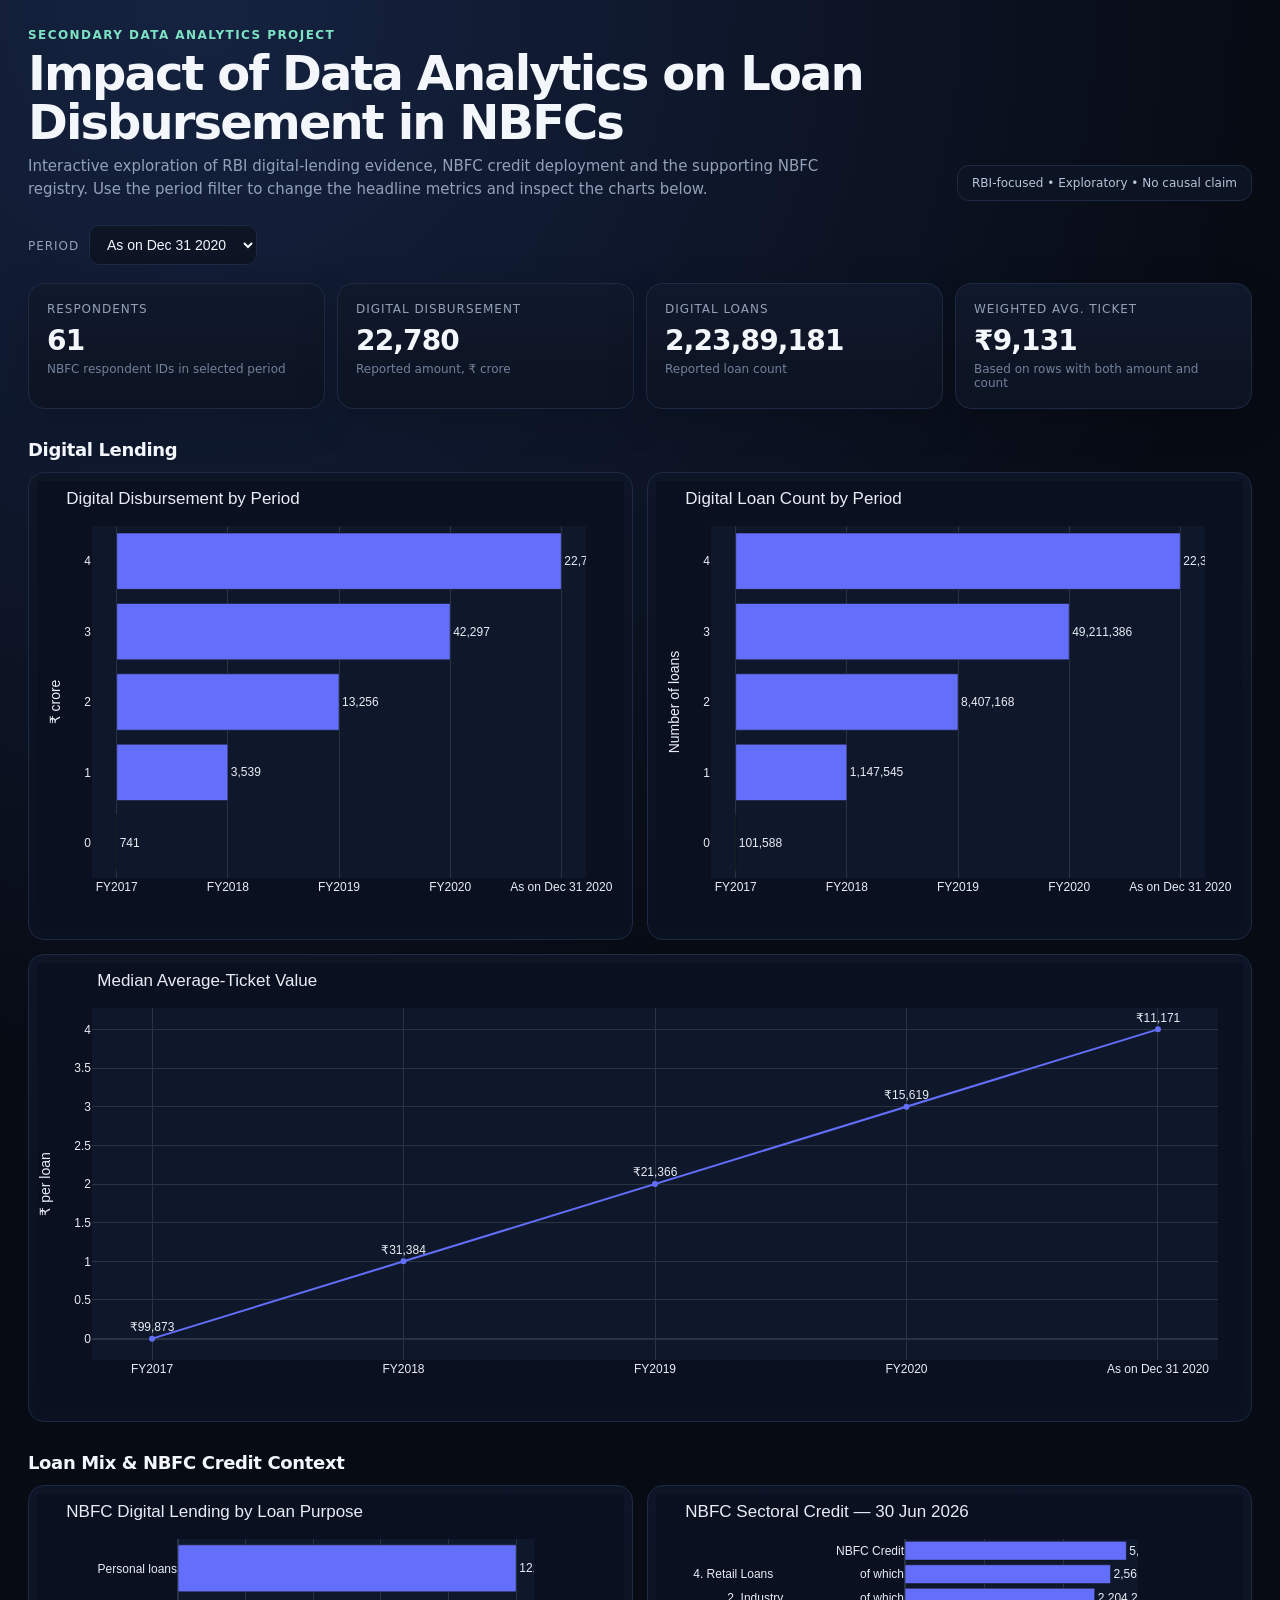
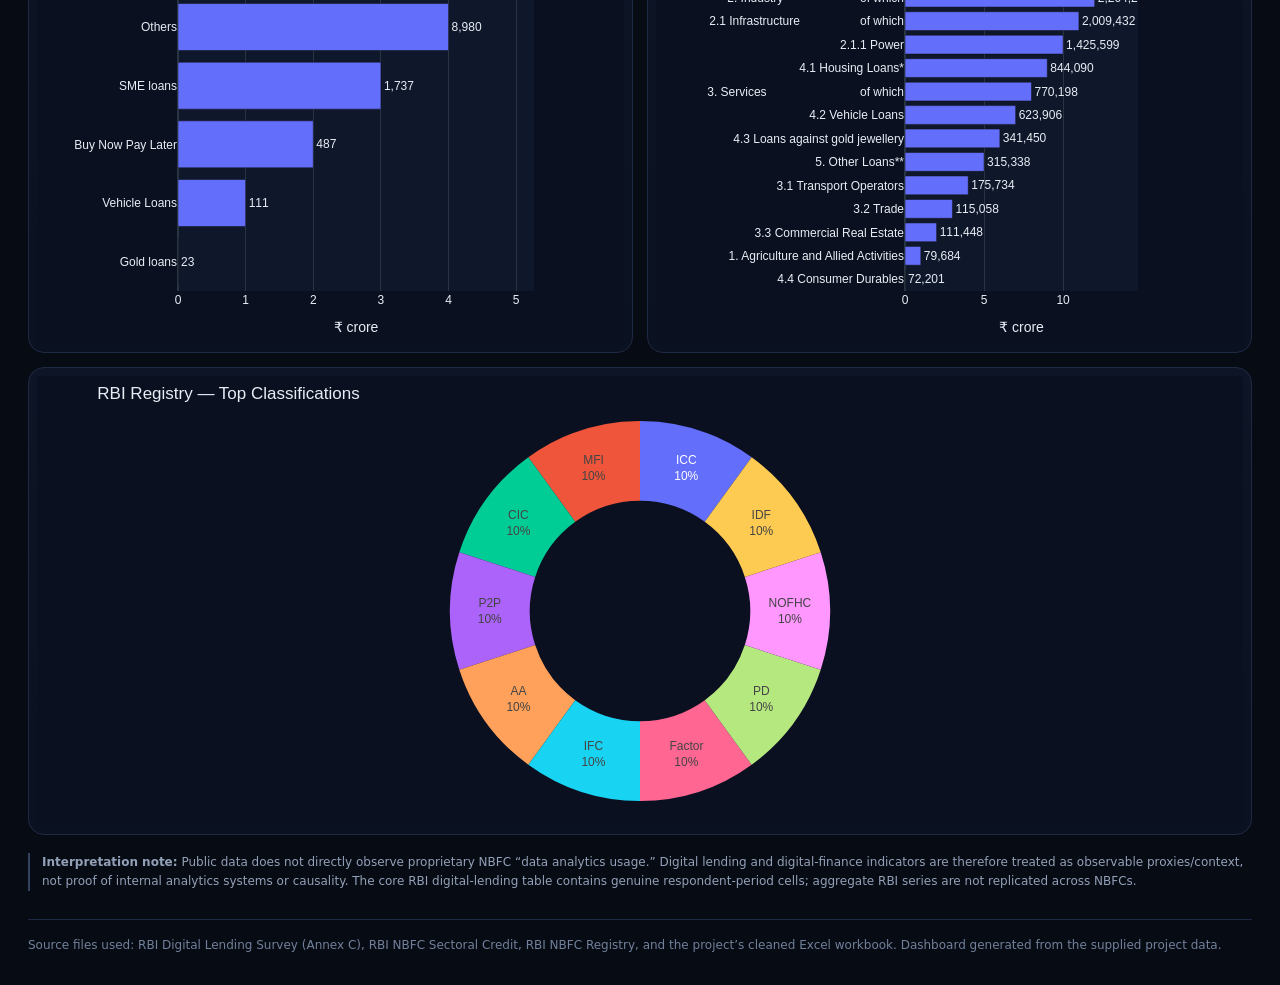
<file: dashboard/NBFC_Interactive_Dashboard.html>
<!doctype html>
<html lang="en">
<head>
<meta charset="utf-8">
<meta name="viewport" content="width=device-width, initial-scale=1">
<title>NBFC Data Analytics — Interactive Dashboard</title>
<script src="https://cdn.plot.ly/plotly-2.35.2.min.js"></script>
<style>
:root {
  --bg:#070B14; --panel:#0D1424; --panel2:#111A2D; --line:#1E2A43;
  --text:#F3F6FB; --muted:#93A1B8; --accent:#6EA8FE; --accent2:#7CE2C3;
}
*{box-sizing:border-box}
body{margin:0;background:radial-gradient(circle at 15% 0%,#152341 0,#070B14 38%);color:var(--text);font-family:Inter,system-ui,-apple-system,Segoe UI,Arial,sans-serif}
.wrap{max-width:1450px;margin:auto;padding:28px}
header{display:flex;justify-content:space-between;gap:20px;align-items:flex-end;margin-bottom:24px}
.eyebrow{color:var(--accent2);font-weight:700;letter-spacing:.12em;text-transform:uppercase;font-size:12px}
h1{font-size:clamp(28px,4vw,48px);line-height:1.02;margin:7px 0 8px;letter-spacing:-.04em}
.sub{color:var(--muted);max-width:850px;font-size:15px;line-height:1.55}
.badge{border:1px solid var(--line);background:#0c1322;padding:10px 14px;border-radius:12px;color:#B8C5DA;font-size:12px;white-space:nowrap}
.controls{display:flex;flex-wrap:wrap;gap:12px;margin-bottom:18px}
select{background:var(--panel);color:var(--text);border:1px solid var(--line);border-radius:10px;padding:10px 13px;font-size:14px;outline:none}
.kpis{display:grid;grid-template-columns:repeat(4,minmax(0,1fr));gap:12px;margin-bottom:18px}
.card{background:linear-gradient(180deg,#10192B,#0C1322);border:1px solid var(--line);border-radius:16px;padding:18px;box-shadow:0 12px 40px rgba(0,0,0,.18)}
.k-label{font-size:12px;color:var(--muted);text-transform:uppercase;letter-spacing:.08em}
.k-value{font-size:28px;font-weight:800;margin-top:8px;letter-spacing:-.03em}
.k-note{font-size:12px;color:#71819A;margin-top:5px}
.grid{display:grid;grid-template-columns:repeat(2,minmax(0,1fr));gap:14px}
.chart{background:linear-gradient(180deg,#0D1526,#0A1120);border:1px solid var(--line);border-radius:16px;padding:8px;min-height:420px}
.chart.full{grid-column:1/-1}
.section{margin:30px 0 12px;font-size:18px;font-weight:800;letter-spacing:-.02em}
.note{margin-top:18px;color:var(--muted);font-size:12px;line-height:1.55;border-left:2px solid #33425F;padding-left:12px}
.footer{margin-top:28px;padding:18px 0 5px;color:#71819A;font-size:12px;border-top:1px solid var(--line)}
@media(max-width:900px){.kpis{grid-template-columns:repeat(2,1fr)}.grid{grid-template-columns:1fr}.chart.full{grid-column:auto}header{display:block}.badge{display:inline-block;margin-top:12px}}
@media(max-width:520px){.wrap{padding:16px}.kpis{grid-template-columns:1fr 1fr}.k-value{font-size:21px}}
</style>
</head>
<body>
<div class="wrap">
<header>
<div>
<div class="eyebrow">Secondary Data Analytics Project</div>
<h1>Impact of Data Analytics on Loan Disbursement in NBFCs</h1>
<div class="sub">Interactive exploration of RBI digital-lending evidence, NBFC credit deployment and the supporting NBFC registry. Use the period filter to change the headline metrics and inspect the charts below.</div>
</div>
<div class="badge">RBI-focused • Exploratory • No causal claim</div>
</header>

<div class="controls">
<label><span class="k-label">Period&nbsp;</span>
<select id="periodSelect" onchange="updateDashboard()">
<option value="FY2017" >FY2017</option><option value="FY2018" >FY2018</option><option value="FY2019" >FY2019</option><option value="FY2020" >FY2020</option><option value="As on Dec 31 2020" selected>As on Dec 31 2020</option>
</select></label>
</div>

<div class="kpis">
<div class="card"><div class="k-label">Respondents</div><div class="k-value" id="kRespondents">—</div><div class="k-note">NBFC respondent IDs in selected period</div></div>
<div class="card"><div class="k-label">Digital disbursement</div><div class="k-value" id="kAmount">—</div><div class="k-note">Reported amount, ₹ crore</div></div>
<div class="card"><div class="k-label">Digital loans</div><div class="k-value" id="kLoans">—</div><div class="k-note">Reported loan count</div></div>
<div class="card"><div class="k-label">Weighted avg. ticket</div><div class="k-value" id="kWavg">—</div><div class="k-note">Based on rows with both amount and count</div></div>
</div>

<div class="section">Digital Lending</div>
<div class="grid">
<div class="chart"><div>                            <div id="fig_disbursement" class="plotly-graph-div" style="height:100%; width:100%;"></div>            <script type="text/javascript">                window.PLOTLYENV=window.PLOTLYENV || {};                                if (document.getElementById("fig_disbursement")) {                    Plotly.newPlot(                        "fig_disbursement",                        [{"hovertemplate":"\u003cb\u003e%{x}\u003c\u002fb\u003e\u003cbr\u003eDisbursement: %{y:,.0f} crore\u003cextra\u003e\u003c\u002fextra\u003e","text":["741","3,539","13,256","42,297","22,780"],"textposition":"outside","x":["FY2017","FY2018","FY2019","FY2020","As on Dec 31 2020"],"y":{"dtype":"f8","bdata":"AAAAAAAoh0AAAAAAAKarQAAAAAAA5MlAAAAAACCn5EAAAAAAAD\u002fWQA=="},"type":"bar"}],                        {"template":{"data":{"barpolar":[{"marker":{"line":{"color":"rgb(17,17,17)","width":0.5},"pattern":{"fillmode":"overlay","size":10,"solidity":0.2}},"type":"barpolar"}],"bar":[{"error_x":{"color":"#f2f5fa"},"error_y":{"color":"#f2f5fa"},"marker":{"line":{"color":"rgb(17,17,17)","width":0.5},"pattern":{"fillmode":"overlay","size":10,"solidity":0.2}},"type":"bar"}],"carpet":[{"aaxis":{"endlinecolor":"#A2B1C6","gridcolor":"#506784","linecolor":"#506784","minorgridcolor":"#506784","startlinecolor":"#A2B1C6"},"baxis":{"endlinecolor":"#A2B1C6","gridcolor":"#506784","linecolor":"#506784","minorgridcolor":"#506784","startlinecolor":"#A2B1C6"},"type":"carpet"}],"choropleth":[{"colorbar":{"outlinewidth":0,"ticks":""},"type":"choropleth"}],"contourcarpet":[{"colorbar":{"outlinewidth":0,"ticks":""},"type":"contourcarpet"}],"contour":[{"colorbar":{"outlinewidth":0,"ticks":""},"colorscale":[[0.0,"#0d0887"],[0.1111111111111111,"#46039f"],[0.2222222222222222,"#7201a8"],[0.3333333333333333,"#9c179e"],[0.4444444444444444,"#bd3786"],[0.5555555555555556,"#d8576b"],[0.6666666666666666,"#ed7953"],[0.7777777777777778,"#fb9f3a"],[0.8888888888888888,"#fdca26"],[1.0,"#f0f921"]],"type":"contour"}],"heatmap":[{"colorbar":{"outlinewidth":0,"ticks":""},"colorscale":[[0.0,"#0d0887"],[0.1111111111111111,"#46039f"],[0.2222222222222222,"#7201a8"],[0.3333333333333333,"#9c179e"],[0.4444444444444444,"#bd3786"],[0.5555555555555556,"#d8576b"],[0.6666666666666666,"#ed7953"],[0.7777777777777778,"#fb9f3a"],[0.8888888888888888,"#fdca26"],[1.0,"#f0f921"]],"type":"heatmap"}],"histogram2dcontour":[{"colorbar":{"outlinewidth":0,"ticks":""},"colorscale":[[0.0,"#0d0887"],[0.1111111111111111,"#46039f"],[0.2222222222222222,"#7201a8"],[0.3333333333333333,"#9c179e"],[0.4444444444444444,"#bd3786"],[0.5555555555555556,"#d8576b"],[0.6666666666666666,"#ed7953"],[0.7777777777777778,"#fb9f3a"],[0.8888888888888888,"#fdca26"],[1.0,"#f0f921"]],"type":"histogram2dcontour"}],"histogram2d":[{"colorbar":{"outlinewidth":0,"ticks":""},"colorscale":[[0.0,"#0d0887"],[0.1111111111111111,"#46039f"],[0.2222222222222222,"#7201a8"],[0.3333333333333333,"#9c179e"],[0.4444444444444444,"#bd3786"],[0.5555555555555556,"#d8576b"],[0.6666666666666666,"#ed7953"],[0.7777777777777778,"#fb9f3a"],[0.8888888888888888,"#fdca26"],[1.0,"#f0f921"]],"type":"histogram2d"}],"histogram":[{"marker":{"pattern":{"fillmode":"overlay","size":10,"solidity":0.2}},"type":"histogram"}],"mesh3d":[{"colorbar":{"outlinewidth":0,"ticks":""},"type":"mesh3d"}],"parcoords":[{"line":{"colorbar":{"outlinewidth":0,"ticks":""}},"type":"parcoords"}],"pie":[{"automargin":true,"type":"pie"}],"scatter3d":[{"line":{"colorbar":{"outlinewidth":0,"ticks":""}},"marker":{"colorbar":{"outlinewidth":0,"ticks":""}},"type":"scatter3d"}],"scattercarpet":[{"marker":{"colorbar":{"outlinewidth":0,"ticks":""}},"type":"scattercarpet"}],"scattergeo":[{"marker":{"colorbar":{"outlinewidth":0,"ticks":""}},"type":"scattergeo"}],"scattergl":[{"marker":{"line":{"color":"#283442"}},"type":"scattergl"}],"scattermapbox":[{"marker":{"colorbar":{"outlinewidth":0,"ticks":""}},"type":"scattermapbox"}],"scattermap":[{"marker":{"colorbar":{"outlinewidth":0,"ticks":""}},"type":"scattermap"}],"scatterpolargl":[{"marker":{"colorbar":{"outlinewidth":0,"ticks":""}},"type":"scatterpolargl"}],"scatterpolar":[{"marker":{"colorbar":{"outlinewidth":0,"ticks":""}},"type":"scatterpolar"}],"scatter":[{"marker":{"line":{"color":"#283442"}},"type":"scatter"}],"scatterternary":[{"marker":{"colorbar":{"outlinewidth":0,"ticks":""}},"type":"scatterternary"}],"surface":[{"colorbar":{"outlinewidth":0,"ticks":""},"colorscale":[[0.0,"#0d0887"],[0.1111111111111111,"#46039f"],[0.2222222222222222,"#7201a8"],[0.3333333333333333,"#9c179e"],[0.4444444444444444,"#bd3786"],[0.5555555555555556,"#d8576b"],[0.6666666666666666,"#ed7953"],[0.7777777777777778,"#fb9f3a"],[0.8888888888888888,"#fdca26"],[1.0,"#f0f921"]],"type":"surface"}],"table":[{"cells":{"fill":{"color":"#506784"},"line":{"color":"rgb(17,17,17)"}},"header":{"fill":{"color":"#2a3f5f"},"line":{"color":"rgb(17,17,17)"}},"type":"table"}]},"layout":{"annotationdefaults":{"arrowcolor":"#f2f5fa","arrowhead":0,"arrowwidth":1},"autotypenumbers":"strict","coloraxis":{"colorbar":{"outlinewidth":0,"ticks":""}},"colorscale":{"diverging":[[0,"#8e0152"],[0.1,"#c51b7d"],[0.2,"#de77ae"],[0.3,"#f1b6da"],[0.4,"#fde0ef"],[0.5,"#f7f7f7"],[0.6,"#e6f5d0"],[0.7,"#b8e186"],[0.8,"#7fbc41"],[0.9,"#4d9221"],[1,"#276419"]],"sequential":[[0.0,"#0d0887"],[0.1111111111111111,"#46039f"],[0.2222222222222222,"#7201a8"],[0.3333333333333333,"#9c179e"],[0.4444444444444444,"#bd3786"],[0.5555555555555556,"#d8576b"],[0.6666666666666666,"#ed7953"],[0.7777777777777778,"#fb9f3a"],[0.8888888888888888,"#fdca26"],[1.0,"#f0f921"]],"sequentialminus":[[0.0,"#0d0887"],[0.1111111111111111,"#46039f"],[0.2222222222222222,"#7201a8"],[0.3333333333333333,"#9c179e"],[0.4444444444444444,"#bd3786"],[0.5555555555555556,"#d8576b"],[0.6666666666666666,"#ed7953"],[0.7777777777777778,"#fb9f3a"],[0.8888888888888888,"#fdca26"],[1.0,"#f0f921"]]},"colorway":["#636efa","#EF553B","#00cc96","#ab63fa","#FFA15A","#19d3f3","#FF6692","#B6E880","#FF97FF","#FECB52"],"font":{"color":"#f2f5fa"},"geo":{"bgcolor":"rgb(17,17,17)","lakecolor":"rgb(17,17,17)","landcolor":"rgb(17,17,17)","showlakes":true,"showland":true,"subunitcolor":"#506784"},"hoverlabel":{"align":"left"},"hovermode":"closest","mapbox":{"style":"dark"},"paper_bgcolor":"rgb(17,17,17)","plot_bgcolor":"rgb(17,17,17)","polar":{"angularaxis":{"gridcolor":"#506784","linecolor":"#506784","ticks":""},"bgcolor":"rgb(17,17,17)","radialaxis":{"gridcolor":"#506784","linecolor":"#506784","ticks":""}},"scene":{"xaxis":{"backgroundcolor":"rgb(17,17,17)","gridcolor":"#506784","gridwidth":2,"linecolor":"#506784","showbackground":true,"ticks":"","zerolinecolor":"#C8D4E3"},"yaxis":{"backgroundcolor":"rgb(17,17,17)","gridcolor":"#506784","gridwidth":2,"linecolor":"#506784","showbackground":true,"ticks":"","zerolinecolor":"#C8D4E3"},"zaxis":{"backgroundcolor":"rgb(17,17,17)","gridcolor":"#506784","gridwidth":2,"linecolor":"#506784","showbackground":true,"ticks":"","zerolinecolor":"#C8D4E3"}},"shapedefaults":{"line":{"color":"#f2f5fa"}},"sliderdefaults":{"bgcolor":"#C8D4E3","bordercolor":"rgb(17,17,17)","borderwidth":1,"tickwidth":0},"ternary":{"aaxis":{"gridcolor":"#506784","linecolor":"#506784","ticks":""},"baxis":{"gridcolor":"#506784","linecolor":"#506784","ticks":""},"bgcolor":"rgb(17,17,17)","caxis":{"gridcolor":"#506784","linecolor":"#506784","ticks":""}},"title":{"x":0.05},"updatemenudefaults":{"bgcolor":"#506784","borderwidth":0},"xaxis":{"automargin":true,"gridcolor":"#283442","linecolor":"#506784","ticks":"","title":{"standoff":15},"zerolinecolor":"#283442","zerolinewidth":2},"yaxis":{"automargin":true,"gridcolor":"#283442","linecolor":"#506784","ticks":"","title":{"standoff":15},"zerolinecolor":"#283442","zerolinewidth":2}}},"font":{"family":"Inter, Arial, sans-serif","color":"#E8EDF5"},"margin":{"l":55,"r":25,"t":45,"b":45},"paper_bgcolor":"#0B1020","plot_bgcolor":"#0F172A","title":{"text":"Digital Disbursement by Period"},"yaxis":{"title":{"text":"₹ crore"}},"xaxis":{"title":{"text":""}}},                        {"displaylogo": false, "responsive": true, "modeBarButtonsToRemove": ["lasso2d", "select2d"]}                    )                };            </script>        </div></div>
<div class="chart"><div>                            <div id="fig_loans" class="plotly-graph-div" style="height:100%; width:100%;"></div>            <script type="text/javascript">                window.PLOTLYENV=window.PLOTLYENV || {};                                if (document.getElementById("fig_loans")) {                    Plotly.newPlot(                        "fig_loans",                        [{"hovertemplate":"\u003cb\u003e%{x}\u003c\u002fb\u003e\u003cbr\u003eLoans: %{y:,.0f}\u003cextra\u003e\u003c\u002fextra\u003e","text":["101,588","1,147,545","8,407,168","49,211,386","22,389,181"],"textposition":"outside","x":["FY2017","FY2018","FY2019","FY2020","As on Dec 31 2020"],"y":{"dtype":"f8","bdata":"AAAAAEDN+EAAAAAAmYIxQQAAAAAQCWBBAAAA0D93h0EAAADQG1p1QQ=="},"type":"bar"}],                        {"template":{"data":{"barpolar":[{"marker":{"line":{"color":"rgb(17,17,17)","width":0.5},"pattern":{"fillmode":"overlay","size":10,"solidity":0.2}},"type":"barpolar"}],"bar":[{"error_x":{"color":"#f2f5fa"},"error_y":{"color":"#f2f5fa"},"marker":{"line":{"color":"rgb(17,17,17)","width":0.5},"pattern":{"fillmode":"overlay","size":10,"solidity":0.2}},"type":"bar"}],"carpet":[{"aaxis":{"endlinecolor":"#A2B1C6","gridcolor":"#506784","linecolor":"#506784","minorgridcolor":"#506784","startlinecolor":"#A2B1C6"},"baxis":{"endlinecolor":"#A2B1C6","gridcolor":"#506784","linecolor":"#506784","minorgridcolor":"#506784","startlinecolor":"#A2B1C6"},"type":"carpet"}],"choropleth":[{"colorbar":{"outlinewidth":0,"ticks":""},"type":"choropleth"}],"contourcarpet":[{"colorbar":{"outlinewidth":0,"ticks":""},"type":"contourcarpet"}],"contour":[{"colorbar":{"outlinewidth":0,"ticks":""},"colorscale":[[0.0,"#0d0887"],[0.1111111111111111,"#46039f"],[0.2222222222222222,"#7201a8"],[0.3333333333333333,"#9c179e"],[0.4444444444444444,"#bd3786"],[0.5555555555555556,"#d8576b"],[0.6666666666666666,"#ed7953"],[0.7777777777777778,"#fb9f3a"],[0.8888888888888888,"#fdca26"],[1.0,"#f0f921"]],"type":"contour"}],"heatmap":[{"colorbar":{"outlinewidth":0,"ticks":""},"colorscale":[[0.0,"#0d0887"],[0.1111111111111111,"#46039f"],[0.2222222222222222,"#7201a8"],[0.3333333333333333,"#9c179e"],[0.4444444444444444,"#bd3786"],[0.5555555555555556,"#d8576b"],[0.6666666666666666,"#ed7953"],[0.7777777777777778,"#fb9f3a"],[0.8888888888888888,"#fdca26"],[1.0,"#f0f921"]],"type":"heatmap"}],"histogram2dcontour":[{"colorbar":{"outlinewidth":0,"ticks":""},"colorscale":[[0.0,"#0d0887"],[0.1111111111111111,"#46039f"],[0.2222222222222222,"#7201a8"],[0.3333333333333333,"#9c179e"],[0.4444444444444444,"#bd3786"],[0.5555555555555556,"#d8576b"],[0.6666666666666666,"#ed7953"],[0.7777777777777778,"#fb9f3a"],[0.8888888888888888,"#fdca26"],[1.0,"#f0f921"]],"type":"histogram2dcontour"}],"histogram2d":[{"colorbar":{"outlinewidth":0,"ticks":""},"colorscale":[[0.0,"#0d0887"],[0.1111111111111111,"#46039f"],[0.2222222222222222,"#7201a8"],[0.3333333333333333,"#9c179e"],[0.4444444444444444,"#bd3786"],[0.5555555555555556,"#d8576b"],[0.6666666666666666,"#ed7953"],[0.7777777777777778,"#fb9f3a"],[0.8888888888888888,"#fdca26"],[1.0,"#f0f921"]],"type":"histogram2d"}],"histogram":[{"marker":{"pattern":{"fillmode":"overlay","size":10,"solidity":0.2}},"type":"histogram"}],"mesh3d":[{"colorbar":{"outlinewidth":0,"ticks":""},"type":"mesh3d"}],"parcoords":[{"line":{"colorbar":{"outlinewidth":0,"ticks":""}},"type":"parcoords"}],"pie":[{"automargin":true,"type":"pie"}],"scatter3d":[{"line":{"colorbar":{"outlinewidth":0,"ticks":""}},"marker":{"colorbar":{"outlinewidth":0,"ticks":""}},"type":"scatter3d"}],"scattercarpet":[{"marker":{"colorbar":{"outlinewidth":0,"ticks":""}},"type":"scattercarpet"}],"scattergeo":[{"marker":{"colorbar":{"outlinewidth":0,"ticks":""}},"type":"scattergeo"}],"scattergl":[{"marker":{"line":{"color":"#283442"}},"type":"scattergl"}],"scattermapbox":[{"marker":{"colorbar":{"outlinewidth":0,"ticks":""}},"type":"scattermapbox"}],"scattermap":[{"marker":{"colorbar":{"outlinewidth":0,"ticks":""}},"type":"scattermap"}],"scatterpolargl":[{"marker":{"colorbar":{"outlinewidth":0,"ticks":""}},"type":"scatterpolargl"}],"scatterpolar":[{"marker":{"colorbar":{"outlinewidth":0,"ticks":""}},"type":"scatterpolar"}],"scatter":[{"marker":{"line":{"color":"#283442"}},"type":"scatter"}],"scatterternary":[{"marker":{"colorbar":{"outlinewidth":0,"ticks":""}},"type":"scatterternary"}],"surface":[{"colorbar":{"outlinewidth":0,"ticks":""},"colorscale":[[0.0,"#0d0887"],[0.1111111111111111,"#46039f"],[0.2222222222222222,"#7201a8"],[0.3333333333333333,"#9c179e"],[0.4444444444444444,"#bd3786"],[0.5555555555555556,"#d8576b"],[0.6666666666666666,"#ed7953"],[0.7777777777777778,"#fb9f3a"],[0.8888888888888888,"#fdca26"],[1.0,"#f0f921"]],"type":"surface"}],"table":[{"cells":{"fill":{"color":"#506784"},"line":{"color":"rgb(17,17,17)"}},"header":{"fill":{"color":"#2a3f5f"},"line":{"color":"rgb(17,17,17)"}},"type":"table"}]},"layout":{"annotationdefaults":{"arrowcolor":"#f2f5fa","arrowhead":0,"arrowwidth":1},"autotypenumbers":"strict","coloraxis":{"colorbar":{"outlinewidth":0,"ticks":""}},"colorscale":{"diverging":[[0,"#8e0152"],[0.1,"#c51b7d"],[0.2,"#de77ae"],[0.3,"#f1b6da"],[0.4,"#fde0ef"],[0.5,"#f7f7f7"],[0.6,"#e6f5d0"],[0.7,"#b8e186"],[0.8,"#7fbc41"],[0.9,"#4d9221"],[1,"#276419"]],"sequential":[[0.0,"#0d0887"],[0.1111111111111111,"#46039f"],[0.2222222222222222,"#7201a8"],[0.3333333333333333,"#9c179e"],[0.4444444444444444,"#bd3786"],[0.5555555555555556,"#d8576b"],[0.6666666666666666,"#ed7953"],[0.7777777777777778,"#fb9f3a"],[0.8888888888888888,"#fdca26"],[1.0,"#f0f921"]],"sequentialminus":[[0.0,"#0d0887"],[0.1111111111111111,"#46039f"],[0.2222222222222222,"#7201a8"],[0.3333333333333333,"#9c179e"],[0.4444444444444444,"#bd3786"],[0.5555555555555556,"#d8576b"],[0.6666666666666666,"#ed7953"],[0.7777777777777778,"#fb9f3a"],[0.8888888888888888,"#fdca26"],[1.0,"#f0f921"]]},"colorway":["#636efa","#EF553B","#00cc96","#ab63fa","#FFA15A","#19d3f3","#FF6692","#B6E880","#FF97FF","#FECB52"],"font":{"color":"#f2f5fa"},"geo":{"bgcolor":"rgb(17,17,17)","lakecolor":"rgb(17,17,17)","landcolor":"rgb(17,17,17)","showlakes":true,"showland":true,"subunitcolor":"#506784"},"hoverlabel":{"align":"left"},"hovermode":"closest","mapbox":{"style":"dark"},"paper_bgcolor":"rgb(17,17,17)","plot_bgcolor":"rgb(17,17,17)","polar":{"angularaxis":{"gridcolor":"#506784","linecolor":"#506784","ticks":""},"bgcolor":"rgb(17,17,17)","radialaxis":{"gridcolor":"#506784","linecolor":"#506784","ticks":""}},"scene":{"xaxis":{"backgroundcolor":"rgb(17,17,17)","gridcolor":"#506784","gridwidth":2,"linecolor":"#506784","showbackground":true,"ticks":"","zerolinecolor":"#C8D4E3"},"yaxis":{"backgroundcolor":"rgb(17,17,17)","gridcolor":"#506784","gridwidth":2,"linecolor":"#506784","showbackground":true,"ticks":"","zerolinecolor":"#C8D4E3"},"zaxis":{"backgroundcolor":"rgb(17,17,17)","gridcolor":"#506784","gridwidth":2,"linecolor":"#506784","showbackground":true,"ticks":"","zerolinecolor":"#C8D4E3"}},"shapedefaults":{"line":{"color":"#f2f5fa"}},"sliderdefaults":{"bgcolor":"#C8D4E3","bordercolor":"rgb(17,17,17)","borderwidth":1,"tickwidth":0},"ternary":{"aaxis":{"gridcolor":"#506784","linecolor":"#506784","ticks":""},"baxis":{"gridcolor":"#506784","linecolor":"#506784","ticks":""},"bgcolor":"rgb(17,17,17)","caxis":{"gridcolor":"#506784","linecolor":"#506784","ticks":""}},"title":{"x":0.05},"updatemenudefaults":{"bgcolor":"#506784","borderwidth":0},"xaxis":{"automargin":true,"gridcolor":"#283442","linecolor":"#506784","ticks":"","title":{"standoff":15},"zerolinecolor":"#283442","zerolinewidth":2},"yaxis":{"automargin":true,"gridcolor":"#283442","linecolor":"#506784","ticks":"","title":{"standoff":15},"zerolinecolor":"#283442","zerolinewidth":2}}},"font":{"family":"Inter, Arial, sans-serif","color":"#E8EDF5"},"margin":{"l":55,"r":25,"t":45,"b":45},"paper_bgcolor":"#0B1020","plot_bgcolor":"#0F172A","title":{"text":"Digital Loan Count by Period"},"yaxis":{"title":{"text":"Number of loans"}},"xaxis":{"title":{"text":""}}},                        {"displaylogo": false, "responsive": true, "modeBarButtonsToRemove": ["lasso2d", "select2d"]}                    )                };            </script>        </div></div>
<div class="chart full"><div>                            <div id="fig_ticket" class="plotly-graph-div" style="height:100%; width:100%;"></div>            <script type="text/javascript">                window.PLOTLYENV=window.PLOTLYENV || {};                                if (document.getElementById("fig_ticket")) {                    Plotly.newPlot(                        "fig_ticket",                        [{"hovertemplate":"\u003cb\u003e%{x}\u003c\u002fb\u003e\u003cbr\u003eMedian ticket: ₹%{y:,.0f}\u003cextra\u003e\u003c\u002fextra\u003e","mode":"lines+markers+text","text":["₹99,873","₹31,384","₹21,366","₹15,619","₹11,171"],"textposition":"top center","x":["FY2017","FY2018","FY2019","FY2020","As on Dec 31 2020"],"y":{"dtype":"f8","bdata":"wvUoXBNi+EDhehSuB6beQD0K16OA3dRAUrgehWuBzkApXI\u002fCldHFQA=="},"type":"scatter"}],                        {"template":{"data":{"barpolar":[{"marker":{"line":{"color":"rgb(17,17,17)","width":0.5},"pattern":{"fillmode":"overlay","size":10,"solidity":0.2}},"type":"barpolar"}],"bar":[{"error_x":{"color":"#f2f5fa"},"error_y":{"color":"#f2f5fa"},"marker":{"line":{"color":"rgb(17,17,17)","width":0.5},"pattern":{"fillmode":"overlay","size":10,"solidity":0.2}},"type":"bar"}],"carpet":[{"aaxis":{"endlinecolor":"#A2B1C6","gridcolor":"#506784","linecolor":"#506784","minorgridcolor":"#506784","startlinecolor":"#A2B1C6"},"baxis":{"endlinecolor":"#A2B1C6","gridcolor":"#506784","linecolor":"#506784","minorgridcolor":"#506784","startlinecolor":"#A2B1C6"},"type":"carpet"}],"choropleth":[{"colorbar":{"outlinewidth":0,"ticks":""},"type":"choropleth"}],"contourcarpet":[{"colorbar":{"outlinewidth":0,"ticks":""},"type":"contourcarpet"}],"contour":[{"colorbar":{"outlinewidth":0,"ticks":""},"colorscale":[[0.0,"#0d0887"],[0.1111111111111111,"#46039f"],[0.2222222222222222,"#7201a8"],[0.3333333333333333,"#9c179e"],[0.4444444444444444,"#bd3786"],[0.5555555555555556,"#d8576b"],[0.6666666666666666,"#ed7953"],[0.7777777777777778,"#fb9f3a"],[0.8888888888888888,"#fdca26"],[1.0,"#f0f921"]],"type":"contour"}],"heatmap":[{"colorbar":{"outlinewidth":0,"ticks":""},"colorscale":[[0.0,"#0d0887"],[0.1111111111111111,"#46039f"],[0.2222222222222222,"#7201a8"],[0.3333333333333333,"#9c179e"],[0.4444444444444444,"#bd3786"],[0.5555555555555556,"#d8576b"],[0.6666666666666666,"#ed7953"],[0.7777777777777778,"#fb9f3a"],[0.8888888888888888,"#fdca26"],[1.0,"#f0f921"]],"type":"heatmap"}],"histogram2dcontour":[{"colorbar":{"outlinewidth":0,"ticks":""},"colorscale":[[0.0,"#0d0887"],[0.1111111111111111,"#46039f"],[0.2222222222222222,"#7201a8"],[0.3333333333333333,"#9c179e"],[0.4444444444444444,"#bd3786"],[0.5555555555555556,"#d8576b"],[0.6666666666666666,"#ed7953"],[0.7777777777777778,"#fb9f3a"],[0.8888888888888888,"#fdca26"],[1.0,"#f0f921"]],"type":"histogram2dcontour"}],"histogram2d":[{"colorbar":{"outlinewidth":0,"ticks":""},"colorscale":[[0.0,"#0d0887"],[0.1111111111111111,"#46039f"],[0.2222222222222222,"#7201a8"],[0.3333333333333333,"#9c179e"],[0.4444444444444444,"#bd3786"],[0.5555555555555556,"#d8576b"],[0.6666666666666666,"#ed7953"],[0.7777777777777778,"#fb9f3a"],[0.8888888888888888,"#fdca26"],[1.0,"#f0f921"]],"type":"histogram2d"}],"histogram":[{"marker":{"pattern":{"fillmode":"overlay","size":10,"solidity":0.2}},"type":"histogram"}],"mesh3d":[{"colorbar":{"outlinewidth":0,"ticks":""},"type":"mesh3d"}],"parcoords":[{"line":{"colorbar":{"outlinewidth":0,"ticks":""}},"type":"parcoords"}],"pie":[{"automargin":true,"type":"pie"}],"scatter3d":[{"line":{"colorbar":{"outlinewidth":0,"ticks":""}},"marker":{"colorbar":{"outlinewidth":0,"ticks":""}},"type":"scatter3d"}],"scattercarpet":[{"marker":{"colorbar":{"outlinewidth":0,"ticks":""}},"type":"scattercarpet"}],"scattergeo":[{"marker":{"colorbar":{"outlinewidth":0,"ticks":""}},"type":"scattergeo"}],"scattergl":[{"marker":{"line":{"color":"#283442"}},"type":"scattergl"}],"scattermapbox":[{"marker":{"colorbar":{"outlinewidth":0,"ticks":""}},"type":"scattermapbox"}],"scattermap":[{"marker":{"colorbar":{"outlinewidth":0,"ticks":""}},"type":"scattermap"}],"scatterpolargl":[{"marker":{"colorbar":{"outlinewidth":0,"ticks":""}},"type":"scatterpolargl"}],"scatterpolar":[{"marker":{"colorbar":{"outlinewidth":0,"ticks":""}},"type":"scatterpolar"}],"scatter":[{"marker":{"line":{"color":"#283442"}},"type":"scatter"}],"scatterternary":[{"marker":{"colorbar":{"outlinewidth":0,"ticks":""}},"type":"scatterternary"}],"surface":[{"colorbar":{"outlinewidth":0,"ticks":""},"colorscale":[[0.0,"#0d0887"],[0.1111111111111111,"#46039f"],[0.2222222222222222,"#7201a8"],[0.3333333333333333,"#9c179e"],[0.4444444444444444,"#bd3786"],[0.5555555555555556,"#d8576b"],[0.6666666666666666,"#ed7953"],[0.7777777777777778,"#fb9f3a"],[0.8888888888888888,"#fdca26"],[1.0,"#f0f921"]],"type":"surface"}],"table":[{"cells":{"fill":{"color":"#506784"},"line":{"color":"rgb(17,17,17)"}},"header":{"fill":{"color":"#2a3f5f"},"line":{"color":"rgb(17,17,17)"}},"type":"table"}]},"layout":{"annotationdefaults":{"arrowcolor":"#f2f5fa","arrowhead":0,"arrowwidth":1},"autotypenumbers":"strict","coloraxis":{"colorbar":{"outlinewidth":0,"ticks":""}},"colorscale":{"diverging":[[0,"#8e0152"],[0.1,"#c51b7d"],[0.2,"#de77ae"],[0.3,"#f1b6da"],[0.4,"#fde0ef"],[0.5,"#f7f7f7"],[0.6,"#e6f5d0"],[0.7,"#b8e186"],[0.8,"#7fbc41"],[0.9,"#4d9221"],[1,"#276419"]],"sequential":[[0.0,"#0d0887"],[0.1111111111111111,"#46039f"],[0.2222222222222222,"#7201a8"],[0.3333333333333333,"#9c179e"],[0.4444444444444444,"#bd3786"],[0.5555555555555556,"#d8576b"],[0.6666666666666666,"#ed7953"],[0.7777777777777778,"#fb9f3a"],[0.8888888888888888,"#fdca26"],[1.0,"#f0f921"]],"sequentialminus":[[0.0,"#0d0887"],[0.1111111111111111,"#46039f"],[0.2222222222222222,"#7201a8"],[0.3333333333333333,"#9c179e"],[0.4444444444444444,"#bd3786"],[0.5555555555555556,"#d8576b"],[0.6666666666666666,"#ed7953"],[0.7777777777777778,"#fb9f3a"],[0.8888888888888888,"#fdca26"],[1.0,"#f0f921"]]},"colorway":["#636efa","#EF553B","#00cc96","#ab63fa","#FFA15A","#19d3f3","#FF6692","#B6E880","#FF97FF","#FECB52"],"font":{"color":"#f2f5fa"},"geo":{"bgcolor":"rgb(17,17,17)","lakecolor":"rgb(17,17,17)","landcolor":"rgb(17,17,17)","showlakes":true,"showland":true,"subunitcolor":"#506784"},"hoverlabel":{"align":"left"},"hovermode":"closest","mapbox":{"style":"dark"},"paper_bgcolor":"rgb(17,17,17)","plot_bgcolor":"rgb(17,17,17)","polar":{"angularaxis":{"gridcolor":"#506784","linecolor":"#506784","ticks":""},"bgcolor":"rgb(17,17,17)","radialaxis":{"gridcolor":"#506784","linecolor":"#506784","ticks":""}},"scene":{"xaxis":{"backgroundcolor":"rgb(17,17,17)","gridcolor":"#506784","gridwidth":2,"linecolor":"#506784","showbackground":true,"ticks":"","zerolinecolor":"#C8D4E3"},"yaxis":{"backgroundcolor":"rgb(17,17,17)","gridcolor":"#506784","gridwidth":2,"linecolor":"#506784","showbackground":true,"ticks":"","zerolinecolor":"#C8D4E3"},"zaxis":{"backgroundcolor":"rgb(17,17,17)","gridcolor":"#506784","gridwidth":2,"linecolor":"#506784","showbackground":true,"ticks":"","zerolinecolor":"#C8D4E3"}},"shapedefaults":{"line":{"color":"#f2f5fa"}},"sliderdefaults":{"bgcolor":"#C8D4E3","bordercolor":"rgb(17,17,17)","borderwidth":1,"tickwidth":0},"ternary":{"aaxis":{"gridcolor":"#506784","linecolor":"#506784","ticks":""},"baxis":{"gridcolor":"#506784","linecolor":"#506784","ticks":""},"bgcolor":"rgb(17,17,17)","caxis":{"gridcolor":"#506784","linecolor":"#506784","ticks":""}},"title":{"x":0.05},"updatemenudefaults":{"bgcolor":"#506784","borderwidth":0},"xaxis":{"automargin":true,"gridcolor":"#283442","linecolor":"#506784","ticks":"","title":{"standoff":15},"zerolinecolor":"#283442","zerolinewidth":2},"yaxis":{"automargin":true,"gridcolor":"#283442","linecolor":"#506784","ticks":"","title":{"standoff":15},"zerolinecolor":"#283442","zerolinewidth":2}}},"font":{"family":"Inter, Arial, sans-serif","color":"#E8EDF5"},"margin":{"l":55,"r":25,"t":45,"b":45},"paper_bgcolor":"#0B1020","plot_bgcolor":"#0F172A","title":{"text":"Median Average-Ticket Value"},"yaxis":{"title":{"text":"₹ per loan"}},"xaxis":{"title":{"text":""}}},                        {"displaylogo": false, "responsive": true, "modeBarButtonsToRemove": ["lasso2d", "select2d"]}                    )                };            </script>        </div></div>
</div>

<div class="section">Loan Mix & NBFC Credit Context</div>
<div class="grid">
<div class="chart"><div>                            <div id="fig_product" class="plotly-graph-div" style="height:100%; width:100%;"></div>            <script type="text/javascript">                window.PLOTLYENV=window.PLOTLYENV || {};                                if (document.getElementById("fig_product")) {                    Plotly.newPlot(                        "fig_product",                        [{"hovertemplate":"\u003cb\u003e%{y}\u003c\u002fb\u003e\u003cbr\u003eNBFC amount: ₹%{x:,.0f} crore\u003cextra\u003e\u003c\u002fextra\u003e","orientation":"h","text":["23","111","487","1,737","8,980","12,200"],"textposition":"outside","x":{"dtype":"i2","bdata":"FwBvAOcByQYUI6gv"},"y":["Gold loans","Vehicle Loans","Buy Now Pay Later","SME loans","Others","Personal loans"],"type":"bar"}],                        {"template":{"data":{"barpolar":[{"marker":{"line":{"color":"rgb(17,17,17)","width":0.5},"pattern":{"fillmode":"overlay","size":10,"solidity":0.2}},"type":"barpolar"}],"bar":[{"error_x":{"color":"#f2f5fa"},"error_y":{"color":"#f2f5fa"},"marker":{"line":{"color":"rgb(17,17,17)","width":0.5},"pattern":{"fillmode":"overlay","size":10,"solidity":0.2}},"type":"bar"}],"carpet":[{"aaxis":{"endlinecolor":"#A2B1C6","gridcolor":"#506784","linecolor":"#506784","minorgridcolor":"#506784","startlinecolor":"#A2B1C6"},"baxis":{"endlinecolor":"#A2B1C6","gridcolor":"#506784","linecolor":"#506784","minorgridcolor":"#506784","startlinecolor":"#A2B1C6"},"type":"carpet"}],"choropleth":[{"colorbar":{"outlinewidth":0,"ticks":""},"type":"choropleth"}],"contourcarpet":[{"colorbar":{"outlinewidth":0,"ticks":""},"type":"contourcarpet"}],"contour":[{"colorbar":{"outlinewidth":0,"ticks":""},"colorscale":[[0.0,"#0d0887"],[0.1111111111111111,"#46039f"],[0.2222222222222222,"#7201a8"],[0.3333333333333333,"#9c179e"],[0.4444444444444444,"#bd3786"],[0.5555555555555556,"#d8576b"],[0.6666666666666666,"#ed7953"],[0.7777777777777778,"#fb9f3a"],[0.8888888888888888,"#fdca26"],[1.0,"#f0f921"]],"type":"contour"}],"heatmap":[{"colorbar":{"outlinewidth":0,"ticks":""},"colorscale":[[0.0,"#0d0887"],[0.1111111111111111,"#46039f"],[0.2222222222222222,"#7201a8"],[0.3333333333333333,"#9c179e"],[0.4444444444444444,"#bd3786"],[0.5555555555555556,"#d8576b"],[0.6666666666666666,"#ed7953"],[0.7777777777777778,"#fb9f3a"],[0.8888888888888888,"#fdca26"],[1.0,"#f0f921"]],"type":"heatmap"}],"histogram2dcontour":[{"colorbar":{"outlinewidth":0,"ticks":""},"colorscale":[[0.0,"#0d0887"],[0.1111111111111111,"#46039f"],[0.2222222222222222,"#7201a8"],[0.3333333333333333,"#9c179e"],[0.4444444444444444,"#bd3786"],[0.5555555555555556,"#d8576b"],[0.6666666666666666,"#ed7953"],[0.7777777777777778,"#fb9f3a"],[0.8888888888888888,"#fdca26"],[1.0,"#f0f921"]],"type":"histogram2dcontour"}],"histogram2d":[{"colorbar":{"outlinewidth":0,"ticks":""},"colorscale":[[0.0,"#0d0887"],[0.1111111111111111,"#46039f"],[0.2222222222222222,"#7201a8"],[0.3333333333333333,"#9c179e"],[0.4444444444444444,"#bd3786"],[0.5555555555555556,"#d8576b"],[0.6666666666666666,"#ed7953"],[0.7777777777777778,"#fb9f3a"],[0.8888888888888888,"#fdca26"],[1.0,"#f0f921"]],"type":"histogram2d"}],"histogram":[{"marker":{"pattern":{"fillmode":"overlay","size":10,"solidity":0.2}},"type":"histogram"}],"mesh3d":[{"colorbar":{"outlinewidth":0,"ticks":""},"type":"mesh3d"}],"parcoords":[{"line":{"colorbar":{"outlinewidth":0,"ticks":""}},"type":"parcoords"}],"pie":[{"automargin":true,"type":"pie"}],"scatter3d":[{"line":{"colorbar":{"outlinewidth":0,"ticks":""}},"marker":{"colorbar":{"outlinewidth":0,"ticks":""}},"type":"scatter3d"}],"scattercarpet":[{"marker":{"colorbar":{"outlinewidth":0,"ticks":""}},"type":"scattercarpet"}],"scattergeo":[{"marker":{"colorbar":{"outlinewidth":0,"ticks":""}},"type":"scattergeo"}],"scattergl":[{"marker":{"line":{"color":"#283442"}},"type":"scattergl"}],"scattermapbox":[{"marker":{"colorbar":{"outlinewidth":0,"ticks":""}},"type":"scattermapbox"}],"scattermap":[{"marker":{"colorbar":{"outlinewidth":0,"ticks":""}},"type":"scattermap"}],"scatterpolargl":[{"marker":{"colorbar":{"outlinewidth":0,"ticks":""}},"type":"scatterpolargl"}],"scatterpolar":[{"marker":{"colorbar":{"outlinewidth":0,"ticks":""}},"type":"scatterpolar"}],"scatter":[{"marker":{"line":{"color":"#283442"}},"type":"scatter"}],"scatterternary":[{"marker":{"colorbar":{"outlinewidth":0,"ticks":""}},"type":"scatterternary"}],"surface":[{"colorbar":{"outlinewidth":0,"ticks":""},"colorscale":[[0.0,"#0d0887"],[0.1111111111111111,"#46039f"],[0.2222222222222222,"#7201a8"],[0.3333333333333333,"#9c179e"],[0.4444444444444444,"#bd3786"],[0.5555555555555556,"#d8576b"],[0.6666666666666666,"#ed7953"],[0.7777777777777778,"#fb9f3a"],[0.8888888888888888,"#fdca26"],[1.0,"#f0f921"]],"type":"surface"}],"table":[{"cells":{"fill":{"color":"#506784"},"line":{"color":"rgb(17,17,17)"}},"header":{"fill":{"color":"#2a3f5f"},"line":{"color":"rgb(17,17,17)"}},"type":"table"}]},"layout":{"annotationdefaults":{"arrowcolor":"#f2f5fa","arrowhead":0,"arrowwidth":1},"autotypenumbers":"strict","coloraxis":{"colorbar":{"outlinewidth":0,"ticks":""}},"colorscale":{"diverging":[[0,"#8e0152"],[0.1,"#c51b7d"],[0.2,"#de77ae"],[0.3,"#f1b6da"],[0.4,"#fde0ef"],[0.5,"#f7f7f7"],[0.6,"#e6f5d0"],[0.7,"#b8e186"],[0.8,"#7fbc41"],[0.9,"#4d9221"],[1,"#276419"]],"sequential":[[0.0,"#0d0887"],[0.1111111111111111,"#46039f"],[0.2222222222222222,"#7201a8"],[0.3333333333333333,"#9c179e"],[0.4444444444444444,"#bd3786"],[0.5555555555555556,"#d8576b"],[0.6666666666666666,"#ed7953"],[0.7777777777777778,"#fb9f3a"],[0.8888888888888888,"#fdca26"],[1.0,"#f0f921"]],"sequentialminus":[[0.0,"#0d0887"],[0.1111111111111111,"#46039f"],[0.2222222222222222,"#7201a8"],[0.3333333333333333,"#9c179e"],[0.4444444444444444,"#bd3786"],[0.5555555555555556,"#d8576b"],[0.6666666666666666,"#ed7953"],[0.7777777777777778,"#fb9f3a"],[0.8888888888888888,"#fdca26"],[1.0,"#f0f921"]]},"colorway":["#636efa","#EF553B","#00cc96","#ab63fa","#FFA15A","#19d3f3","#FF6692","#B6E880","#FF97FF","#FECB52"],"font":{"color":"#f2f5fa"},"geo":{"bgcolor":"rgb(17,17,17)","lakecolor":"rgb(17,17,17)","landcolor":"rgb(17,17,17)","showlakes":true,"showland":true,"subunitcolor":"#506784"},"hoverlabel":{"align":"left"},"hovermode":"closest","mapbox":{"style":"dark"},"paper_bgcolor":"rgb(17,17,17)","plot_bgcolor":"rgb(17,17,17)","polar":{"angularaxis":{"gridcolor":"#506784","linecolor":"#506784","ticks":""},"bgcolor":"rgb(17,17,17)","radialaxis":{"gridcolor":"#506784","linecolor":"#506784","ticks":""}},"scene":{"xaxis":{"backgroundcolor":"rgb(17,17,17)","gridcolor":"#506784","gridwidth":2,"linecolor":"#506784","showbackground":true,"ticks":"","zerolinecolor":"#C8D4E3"},"yaxis":{"backgroundcolor":"rgb(17,17,17)","gridcolor":"#506784","gridwidth":2,"linecolor":"#506784","showbackground":true,"ticks":"","zerolinecolor":"#C8D4E3"},"zaxis":{"backgroundcolor":"rgb(17,17,17)","gridcolor":"#506784","gridwidth":2,"linecolor":"#506784","showbackground":true,"ticks":"","zerolinecolor":"#C8D4E3"}},"shapedefaults":{"line":{"color":"#f2f5fa"}},"sliderdefaults":{"bgcolor":"#C8D4E3","bordercolor":"rgb(17,17,17)","borderwidth":1,"tickwidth":0},"ternary":{"aaxis":{"gridcolor":"#506784","linecolor":"#506784","ticks":""},"baxis":{"gridcolor":"#506784","linecolor":"#506784","ticks":""},"bgcolor":"rgb(17,17,17)","caxis":{"gridcolor":"#506784","linecolor":"#506784","ticks":""}},"title":{"x":0.05},"updatemenudefaults":{"bgcolor":"#506784","borderwidth":0},"xaxis":{"automargin":true,"gridcolor":"#283442","linecolor":"#506784","ticks":"","title":{"standoff":15},"zerolinecolor":"#283442","zerolinewidth":2},"yaxis":{"automargin":true,"gridcolor":"#283442","linecolor":"#506784","ticks":"","title":{"standoff":15},"zerolinecolor":"#283442","zerolinewidth":2}}},"font":{"family":"Inter, Arial, sans-serif","color":"#E8EDF5"},"margin":{"l":75,"r":90,"t":45,"b":45},"paper_bgcolor":"#0B1020","plot_bgcolor":"#0F172A","title":{"text":"NBFC Digital Lending by Loan Purpose"},"xaxis":{"title":{"text":"₹ crore"}},"yaxis":{"title":{"text":""}}},                        {"displaylogo": false, "responsive": true, "modeBarButtonsToRemove": ["lasso2d", "select2d"]}                    )                };            </script>        </div></div>
<div class="chart"><div>                            <div id="fig_sector" class="plotly-graph-div" style="height:100%; width:100%;"></div>            <script type="text/javascript">                window.PLOTLYENV=window.PLOTLYENV || {};                                if (document.getElementById("fig_sector")) {                    Plotly.newPlot(                        "fig_sector",                        [{"hovertemplate":"\u003cb\u003e%{y}\u003c\u002fb\u003e\u003cbr\u003eOutstanding credit: ₹%{x:,.0f} crore\u003cextra\u003e\u003c\u002fextra\u003e","orientation":"h","text":["72,201","79,684","111,448","115,058","175,734","315,338","341,450","623,906","770,198","844,090","1,425,599","2,009,432","2,204,243","2,561,581","5,931,044"],"textposition":"outside","x":{"dtype":"f8","bdata":"DMTLEJCg8UBATJLuOXTzQIiZEqt5NftARwCzviYX\u002fEAAaBvIsHMFQbme78MoPxNBCPBDUyjXFEHk1gSpRAojQWyaeWYsgSdB3KGYsnPCKUHlSY7RvsA1QW8e91tYqT5BR55mgynRQEHvg9BdFotDQYYHZPEIoFZB"},"y":["4.4 Consumer Durables","1. Agriculture and Allied Activities","3.3 Commercial Real Estate","3.2 Trade","3.1 Transport Operators","5. Other Loans**","4.3 Loans against gold jewellery","4.2 Vehicle Loans","3. Services                  \n         of which","4.1 Housing Loans*","2.1.1 Power","2.1 Infrastructure        \n         of which","2. Industry            \n          of which","4. Retail Loans                \n         of which","NBFC Credit"],"type":"bar"}],                        {"template":{"data":{"barpolar":[{"marker":{"line":{"color":"rgb(17,17,17)","width":0.5},"pattern":{"fillmode":"overlay","size":10,"solidity":0.2}},"type":"barpolar"}],"bar":[{"error_x":{"color":"#f2f5fa"},"error_y":{"color":"#f2f5fa"},"marker":{"line":{"color":"rgb(17,17,17)","width":0.5},"pattern":{"fillmode":"overlay","size":10,"solidity":0.2}},"type":"bar"}],"carpet":[{"aaxis":{"endlinecolor":"#A2B1C6","gridcolor":"#506784","linecolor":"#506784","minorgridcolor":"#506784","startlinecolor":"#A2B1C6"},"baxis":{"endlinecolor":"#A2B1C6","gridcolor":"#506784","linecolor":"#506784","minorgridcolor":"#506784","startlinecolor":"#A2B1C6"},"type":"carpet"}],"choropleth":[{"colorbar":{"outlinewidth":0,"ticks":""},"type":"choropleth"}],"contourcarpet":[{"colorbar":{"outlinewidth":0,"ticks":""},"type":"contourcarpet"}],"contour":[{"colorbar":{"outlinewidth":0,"ticks":""},"colorscale":[[0.0,"#0d0887"],[0.1111111111111111,"#46039f"],[0.2222222222222222,"#7201a8"],[0.3333333333333333,"#9c179e"],[0.4444444444444444,"#bd3786"],[0.5555555555555556,"#d8576b"],[0.6666666666666666,"#ed7953"],[0.7777777777777778,"#fb9f3a"],[0.8888888888888888,"#fdca26"],[1.0,"#f0f921"]],"type":"contour"}],"heatmap":[{"colorbar":{"outlinewidth":0,"ticks":""},"colorscale":[[0.0,"#0d0887"],[0.1111111111111111,"#46039f"],[0.2222222222222222,"#7201a8"],[0.3333333333333333,"#9c179e"],[0.4444444444444444,"#bd3786"],[0.5555555555555556,"#d8576b"],[0.6666666666666666,"#ed7953"],[0.7777777777777778,"#fb9f3a"],[0.8888888888888888,"#fdca26"],[1.0,"#f0f921"]],"type":"heatmap"}],"histogram2dcontour":[{"colorbar":{"outlinewidth":0,"ticks":""},"colorscale":[[0.0,"#0d0887"],[0.1111111111111111,"#46039f"],[0.2222222222222222,"#7201a8"],[0.3333333333333333,"#9c179e"],[0.4444444444444444,"#bd3786"],[0.5555555555555556,"#d8576b"],[0.6666666666666666,"#ed7953"],[0.7777777777777778,"#fb9f3a"],[0.8888888888888888,"#fdca26"],[1.0,"#f0f921"]],"type":"histogram2dcontour"}],"histogram2d":[{"colorbar":{"outlinewidth":0,"ticks":""},"colorscale":[[0.0,"#0d0887"],[0.1111111111111111,"#46039f"],[0.2222222222222222,"#7201a8"],[0.3333333333333333,"#9c179e"],[0.4444444444444444,"#bd3786"],[0.5555555555555556,"#d8576b"],[0.6666666666666666,"#ed7953"],[0.7777777777777778,"#fb9f3a"],[0.8888888888888888,"#fdca26"],[1.0,"#f0f921"]],"type":"histogram2d"}],"histogram":[{"marker":{"pattern":{"fillmode":"overlay","size":10,"solidity":0.2}},"type":"histogram"}],"mesh3d":[{"colorbar":{"outlinewidth":0,"ticks":""},"type":"mesh3d"}],"parcoords":[{"line":{"colorbar":{"outlinewidth":0,"ticks":""}},"type":"parcoords"}],"pie":[{"automargin":true,"type":"pie"}],"scatter3d":[{"line":{"colorbar":{"outlinewidth":0,"ticks":""}},"marker":{"colorbar":{"outlinewidth":0,"ticks":""}},"type":"scatter3d"}],"scattercarpet":[{"marker":{"colorbar":{"outlinewidth":0,"ticks":""}},"type":"scattercarpet"}],"scattergeo":[{"marker":{"colorbar":{"outlinewidth":0,"ticks":""}},"type":"scattergeo"}],"scattergl":[{"marker":{"line":{"color":"#283442"}},"type":"scattergl"}],"scattermapbox":[{"marker":{"colorbar":{"outlinewidth":0,"ticks":""}},"type":"scattermapbox"}],"scattermap":[{"marker":{"colorbar":{"outlinewidth":0,"ticks":""}},"type":"scattermap"}],"scatterpolargl":[{"marker":{"colorbar":{"outlinewidth":0,"ticks":""}},"type":"scatterpolargl"}],"scatterpolar":[{"marker":{"colorbar":{"outlinewidth":0,"ticks":""}},"type":"scatterpolar"}],"scatter":[{"marker":{"line":{"color":"#283442"}},"type":"scatter"}],"scatterternary":[{"marker":{"colorbar":{"outlinewidth":0,"ticks":""}},"type":"scatterternary"}],"surface":[{"colorbar":{"outlinewidth":0,"ticks":""},"colorscale":[[0.0,"#0d0887"],[0.1111111111111111,"#46039f"],[0.2222222222222222,"#7201a8"],[0.3333333333333333,"#9c179e"],[0.4444444444444444,"#bd3786"],[0.5555555555555556,"#d8576b"],[0.6666666666666666,"#ed7953"],[0.7777777777777778,"#fb9f3a"],[0.8888888888888888,"#fdca26"],[1.0,"#f0f921"]],"type":"surface"}],"table":[{"cells":{"fill":{"color":"#506784"},"line":{"color":"rgb(17,17,17)"}},"header":{"fill":{"color":"#2a3f5f"},"line":{"color":"rgb(17,17,17)"}},"type":"table"}]},"layout":{"annotationdefaults":{"arrowcolor":"#f2f5fa","arrowhead":0,"arrowwidth":1},"autotypenumbers":"strict","coloraxis":{"colorbar":{"outlinewidth":0,"ticks":""}},"colorscale":{"diverging":[[0,"#8e0152"],[0.1,"#c51b7d"],[0.2,"#de77ae"],[0.3,"#f1b6da"],[0.4,"#fde0ef"],[0.5,"#f7f7f7"],[0.6,"#e6f5d0"],[0.7,"#b8e186"],[0.8,"#7fbc41"],[0.9,"#4d9221"],[1,"#276419"]],"sequential":[[0.0,"#0d0887"],[0.1111111111111111,"#46039f"],[0.2222222222222222,"#7201a8"],[0.3333333333333333,"#9c179e"],[0.4444444444444444,"#bd3786"],[0.5555555555555556,"#d8576b"],[0.6666666666666666,"#ed7953"],[0.7777777777777778,"#fb9f3a"],[0.8888888888888888,"#fdca26"],[1.0,"#f0f921"]],"sequentialminus":[[0.0,"#0d0887"],[0.1111111111111111,"#46039f"],[0.2222222222222222,"#7201a8"],[0.3333333333333333,"#9c179e"],[0.4444444444444444,"#bd3786"],[0.5555555555555556,"#d8576b"],[0.6666666666666666,"#ed7953"],[0.7777777777777778,"#fb9f3a"],[0.8888888888888888,"#fdca26"],[1.0,"#f0f921"]]},"colorway":["#636efa","#EF553B","#00cc96","#ab63fa","#FFA15A","#19d3f3","#FF6692","#B6E880","#FF97FF","#FECB52"],"font":{"color":"#f2f5fa"},"geo":{"bgcolor":"rgb(17,17,17)","lakecolor":"rgb(17,17,17)","landcolor":"rgb(17,17,17)","showlakes":true,"showland":true,"subunitcolor":"#506784"},"hoverlabel":{"align":"left"},"hovermode":"closest","mapbox":{"style":"dark"},"paper_bgcolor":"rgb(17,17,17)","plot_bgcolor":"rgb(17,17,17)","polar":{"angularaxis":{"gridcolor":"#506784","linecolor":"#506784","ticks":""},"bgcolor":"rgb(17,17,17)","radialaxis":{"gridcolor":"#506784","linecolor":"#506784","ticks":""}},"scene":{"xaxis":{"backgroundcolor":"rgb(17,17,17)","gridcolor":"#506784","gridwidth":2,"linecolor":"#506784","showbackground":true,"ticks":"","zerolinecolor":"#C8D4E3"},"yaxis":{"backgroundcolor":"rgb(17,17,17)","gridcolor":"#506784","gridwidth":2,"linecolor":"#506784","showbackground":true,"ticks":"","zerolinecolor":"#C8D4E3"},"zaxis":{"backgroundcolor":"rgb(17,17,17)","gridcolor":"#506784","gridwidth":2,"linecolor":"#506784","showbackground":true,"ticks":"","zerolinecolor":"#C8D4E3"}},"shapedefaults":{"line":{"color":"#f2f5fa"}},"sliderdefaults":{"bgcolor":"#C8D4E3","bordercolor":"rgb(17,17,17)","borderwidth":1,"tickwidth":0},"ternary":{"aaxis":{"gridcolor":"#506784","linecolor":"#506784","ticks":""},"baxis":{"gridcolor":"#506784","linecolor":"#506784","ticks":""},"bgcolor":"rgb(17,17,17)","caxis":{"gridcolor":"#506784","linecolor":"#506784","ticks":""}},"title":{"x":0.05},"updatemenudefaults":{"bgcolor":"#506784","borderwidth":0},"xaxis":{"automargin":true,"gridcolor":"#283442","linecolor":"#506784","ticks":"","title":{"standoff":15},"zerolinecolor":"#283442","zerolinewidth":2},"yaxis":{"automargin":true,"gridcolor":"#283442","linecolor":"#506784","ticks":"","title":{"standoff":15},"zerolinecolor":"#283442","zerolinewidth":2}}},"font":{"family":"Inter, Arial, sans-serif","color":"#E8EDF5"},"margin":{"l":75,"r":105,"t":45,"b":45},"paper_bgcolor":"#0B1020","plot_bgcolor":"#0F172A","title":{"text":"NBFC Sectoral Credit — 30 Jun 2026"},"xaxis":{"title":{"text":"₹ crore"}},"yaxis":{"title":{"text":""}}},                        {"displaylogo": false, "responsive": true, "modeBarButtonsToRemove": ["lasso2d", "select2d"]}                    )                };            </script>        </div></div>
<div class="chart full"><div>                            <div id="fig_registry" class="plotly-graph-div" style="height:100%; width:100%;"></div>            <script type="text/javascript">                window.PLOTLYENV=window.PLOTLYENV || {};                                if (document.getElementById("fig_registry")) {                    Plotly.newPlot(                        "fig_registry",                        [{"hole":0.58,"hovertemplate":"\u003cb\u003e%{label}\u003c\u002fb\u003e\u003cbr\u003e%{value:,} NBFCs\u003cextra\u003e\u003c\u002fextra\u003e","labels":["ICC","MFI","CIC","P2P","AA","IFC","Factor","PD","NOFHC","IDF"],"textinfo":"label+percent","values":{"dtype":"i2","bdata":"qCJcADgAGgAPAAgACAAHAAMAAgA="},"type":"pie"}],                        {"template":{"data":{"barpolar":[{"marker":{"line":{"color":"rgb(17,17,17)","width":0.5},"pattern":{"fillmode":"overlay","size":10,"solidity":0.2}},"type":"barpolar"}],"bar":[{"error_x":{"color":"#f2f5fa"},"error_y":{"color":"#f2f5fa"},"marker":{"line":{"color":"rgb(17,17,17)","width":0.5},"pattern":{"fillmode":"overlay","size":10,"solidity":0.2}},"type":"bar"}],"carpet":[{"aaxis":{"endlinecolor":"#A2B1C6","gridcolor":"#506784","linecolor":"#506784","minorgridcolor":"#506784","startlinecolor":"#A2B1C6"},"baxis":{"endlinecolor":"#A2B1C6","gridcolor":"#506784","linecolor":"#506784","minorgridcolor":"#506784","startlinecolor":"#A2B1C6"},"type":"carpet"}],"choropleth":[{"colorbar":{"outlinewidth":0,"ticks":""},"type":"choropleth"}],"contourcarpet":[{"colorbar":{"outlinewidth":0,"ticks":""},"type":"contourcarpet"}],"contour":[{"colorbar":{"outlinewidth":0,"ticks":""},"colorscale":[[0.0,"#0d0887"],[0.1111111111111111,"#46039f"],[0.2222222222222222,"#7201a8"],[0.3333333333333333,"#9c179e"],[0.4444444444444444,"#bd3786"],[0.5555555555555556,"#d8576b"],[0.6666666666666666,"#ed7953"],[0.7777777777777778,"#fb9f3a"],[0.8888888888888888,"#fdca26"],[1.0,"#f0f921"]],"type":"contour"}],"heatmap":[{"colorbar":{"outlinewidth":0,"ticks":""},"colorscale":[[0.0,"#0d0887"],[0.1111111111111111,"#46039f"],[0.2222222222222222,"#7201a8"],[0.3333333333333333,"#9c179e"],[0.4444444444444444,"#bd3786"],[0.5555555555555556,"#d8576b"],[0.6666666666666666,"#ed7953"],[0.7777777777777778,"#fb9f3a"],[0.8888888888888888,"#fdca26"],[1.0,"#f0f921"]],"type":"heatmap"}],"histogram2dcontour":[{"colorbar":{"outlinewidth":0,"ticks":""},"colorscale":[[0.0,"#0d0887"],[0.1111111111111111,"#46039f"],[0.2222222222222222,"#7201a8"],[0.3333333333333333,"#9c179e"],[0.4444444444444444,"#bd3786"],[0.5555555555555556,"#d8576b"],[0.6666666666666666,"#ed7953"],[0.7777777777777778,"#fb9f3a"],[0.8888888888888888,"#fdca26"],[1.0,"#f0f921"]],"type":"histogram2dcontour"}],"histogram2d":[{"colorbar":{"outlinewidth":0,"ticks":""},"colorscale":[[0.0,"#0d0887"],[0.1111111111111111,"#46039f"],[0.2222222222222222,"#7201a8"],[0.3333333333333333,"#9c179e"],[0.4444444444444444,"#bd3786"],[0.5555555555555556,"#d8576b"],[0.6666666666666666,"#ed7953"],[0.7777777777777778,"#fb9f3a"],[0.8888888888888888,"#fdca26"],[1.0,"#f0f921"]],"type":"histogram2d"}],"histogram":[{"marker":{"pattern":{"fillmode":"overlay","size":10,"solidity":0.2}},"type":"histogram"}],"mesh3d":[{"colorbar":{"outlinewidth":0,"ticks":""},"type":"mesh3d"}],"parcoords":[{"line":{"colorbar":{"outlinewidth":0,"ticks":""}},"type":"parcoords"}],"pie":[{"automargin":true,"type":"pie"}],"scatter3d":[{"line":{"colorbar":{"outlinewidth":0,"ticks":""}},"marker":{"colorbar":{"outlinewidth":0,"ticks":""}},"type":"scatter3d"}],"scattercarpet":[{"marker":{"colorbar":{"outlinewidth":0,"ticks":""}},"type":"scattercarpet"}],"scattergeo":[{"marker":{"colorbar":{"outlinewidth":0,"ticks":""}},"type":"scattergeo"}],"scattergl":[{"marker":{"line":{"color":"#283442"}},"type":"scattergl"}],"scattermapbox":[{"marker":{"colorbar":{"outlinewidth":0,"ticks":""}},"type":"scattermapbox"}],"scattermap":[{"marker":{"colorbar":{"outlinewidth":0,"ticks":""}},"type":"scattermap"}],"scatterpolargl":[{"marker":{"colorbar":{"outlinewidth":0,"ticks":""}},"type":"scatterpolargl"}],"scatterpolar":[{"marker":{"colorbar":{"outlinewidth":0,"ticks":""}},"type":"scatterpolar"}],"scatter":[{"marker":{"line":{"color":"#283442"}},"type":"scatter"}],"scatterternary":[{"marker":{"colorbar":{"outlinewidth":0,"ticks":""}},"type":"scatterternary"}],"surface":[{"colorbar":{"outlinewidth":0,"ticks":""},"colorscale":[[0.0,"#0d0887"],[0.1111111111111111,"#46039f"],[0.2222222222222222,"#7201a8"],[0.3333333333333333,"#9c179e"],[0.4444444444444444,"#bd3786"],[0.5555555555555556,"#d8576b"],[0.6666666666666666,"#ed7953"],[0.7777777777777778,"#fb9f3a"],[0.8888888888888888,"#fdca26"],[1.0,"#f0f921"]],"type":"surface"}],"table":[{"cells":{"fill":{"color":"#506784"},"line":{"color":"rgb(17,17,17)"}},"header":{"fill":{"color":"#2a3f5f"},"line":{"color":"rgb(17,17,17)"}},"type":"table"}]},"layout":{"annotationdefaults":{"arrowcolor":"#f2f5fa","arrowhead":0,"arrowwidth":1},"autotypenumbers":"strict","coloraxis":{"colorbar":{"outlinewidth":0,"ticks":""}},"colorscale":{"diverging":[[0,"#8e0152"],[0.1,"#c51b7d"],[0.2,"#de77ae"],[0.3,"#f1b6da"],[0.4,"#fde0ef"],[0.5,"#f7f7f7"],[0.6,"#e6f5d0"],[0.7,"#b8e186"],[0.8,"#7fbc41"],[0.9,"#4d9221"],[1,"#276419"]],"sequential":[[0.0,"#0d0887"],[0.1111111111111111,"#46039f"],[0.2222222222222222,"#7201a8"],[0.3333333333333333,"#9c179e"],[0.4444444444444444,"#bd3786"],[0.5555555555555556,"#d8576b"],[0.6666666666666666,"#ed7953"],[0.7777777777777778,"#fb9f3a"],[0.8888888888888888,"#fdca26"],[1.0,"#f0f921"]],"sequentialminus":[[0.0,"#0d0887"],[0.1111111111111111,"#46039f"],[0.2222222222222222,"#7201a8"],[0.3333333333333333,"#9c179e"],[0.4444444444444444,"#bd3786"],[0.5555555555555556,"#d8576b"],[0.6666666666666666,"#ed7953"],[0.7777777777777778,"#fb9f3a"],[0.8888888888888888,"#fdca26"],[1.0,"#f0f921"]]},"colorway":["#636efa","#EF553B","#00cc96","#ab63fa","#FFA15A","#19d3f3","#FF6692","#B6E880","#FF97FF","#FECB52"],"font":{"color":"#f2f5fa"},"geo":{"bgcolor":"rgb(17,17,17)","lakecolor":"rgb(17,17,17)","landcolor":"rgb(17,17,17)","showlakes":true,"showland":true,"subunitcolor":"#506784"},"hoverlabel":{"align":"left"},"hovermode":"closest","mapbox":{"style":"dark"},"paper_bgcolor":"rgb(17,17,17)","plot_bgcolor":"rgb(17,17,17)","polar":{"angularaxis":{"gridcolor":"#506784","linecolor":"#506784","ticks":""},"bgcolor":"rgb(17,17,17)","radialaxis":{"gridcolor":"#506784","linecolor":"#506784","ticks":""}},"scene":{"xaxis":{"backgroundcolor":"rgb(17,17,17)","gridcolor":"#506784","gridwidth":2,"linecolor":"#506784","showbackground":true,"ticks":"","zerolinecolor":"#C8D4E3"},"yaxis":{"backgroundcolor":"rgb(17,17,17)","gridcolor":"#506784","gridwidth":2,"linecolor":"#506784","showbackground":true,"ticks":"","zerolinecolor":"#C8D4E3"},"zaxis":{"backgroundcolor":"rgb(17,17,17)","gridcolor":"#506784","gridwidth":2,"linecolor":"#506784","showbackground":true,"ticks":"","zerolinecolor":"#C8D4E3"}},"shapedefaults":{"line":{"color":"#f2f5fa"}},"sliderdefaults":{"bgcolor":"#C8D4E3","bordercolor":"rgb(17,17,17)","borderwidth":1,"tickwidth":0},"ternary":{"aaxis":{"gridcolor":"#506784","linecolor":"#506784","ticks":""},"baxis":{"gridcolor":"#506784","linecolor":"#506784","ticks":""},"bgcolor":"rgb(17,17,17)","caxis":{"gridcolor":"#506784","linecolor":"#506784","ticks":""}},"title":{"x":0.05},"updatemenudefaults":{"bgcolor":"#506784","borderwidth":0},"xaxis":{"automargin":true,"gridcolor":"#283442","linecolor":"#506784","ticks":"","title":{"standoff":15},"zerolinecolor":"#283442","zerolinewidth":2},"yaxis":{"automargin":true,"gridcolor":"#283442","linecolor":"#506784","ticks":"","title":{"standoff":15},"zerolinecolor":"#283442","zerolinewidth":2}}},"font":{"family":"Inter, Arial, sans-serif","color":"#E8EDF5"},"margin":{"l":25,"r":25,"t":45,"b":25},"paper_bgcolor":"#0B1020","title":{"text":"RBI Registry — Top Classifications"},"showlegend":false},                        {"displaylogo": false, "responsive": true, "modeBarButtonsToRemove": ["lasso2d", "select2d"]}                    )                };            </script>        </div></div>
</div>

<div class="note">
<b>Interpretation note:</b> Public data does not directly observe proprietary NBFC “data analytics usage.” Digital lending and digital-finance indicators are therefore treated as observable proxies/context, not proof of internal analytics systems or causality. The core RBI digital-lending table contains genuine respondent-period cells; aggregate RBI series are not replicated across NBFCs.
</div>

<div class="footer">
Source files used: RBI Digital Lending Survey (Annex C), RBI NBFC Sectoral Credit, RBI NBFC Registry, and the project’s cleaned Excel workbook. Dashboard generated from the supplied project data.
</div>
</div>

<script>
const digital = [{"nbfc_respondent_id": "NBFC_001", "period": "FY2017", "digital_disbursement_crore": 1.0, "digital_loan_count": 23.0, "average_ticket_rupees": 434782.61}, {"nbfc_respondent_id": "NBFC_001", "period": "FY2018", "digital_disbursement_crore": 19.0, "digital_loan_count": 729.0, "average_ticket_rupees": 260631.0}, {"nbfc_respondent_id": "NBFC_001", "period": "FY2019", "digital_disbursement_crore": 25.0, "digital_loan_count": 1021.0, "average_ticket_rupees": 244857.98}, {"nbfc_respondent_id": "NBFC_001", "period": "FY2020", "digital_disbursement_crore": 28.0, "digital_loan_count": 4434.0, "average_ticket_rupees": 63148.4}, {"nbfc_respondent_id": "NBFC_001", "period": "As on Dec 31 2020", "digital_disbursement_crore": 1000.0, "digital_loan_count": 121087.0, "average_ticket_rupees": 82585.25}, {"nbfc_respondent_id": "NBFC_002", "period": "FY2017", "digital_disbursement_crore": 3.0, "digital_loan_count": 563.0, "average_ticket_rupees": 53285.97}, {"nbfc_respondent_id": "NBFC_002", "period": "FY2018", "digital_disbursement_crore": 26.0, "digital_loan_count": 6893.0, "average_ticket_rupees": 37719.43}, {"nbfc_respondent_id": "NBFC_002", "period": "FY2019", "digital_disbursement_crore": 180.0, "digital_loan_count": 86135.0, "average_ticket_rupees": 20897.43}, {"nbfc_respondent_id": "NBFC_002", "period": "FY2020", "digital_disbursement_crore": 331.0, "digital_loan_count": 520447.0, "average_ticket_rupees": 6359.92}, {"nbfc_respondent_id": "NBFC_002", "period": "As on Dec 31 2020", "digital_disbursement_crore": 97.0, "digital_loan_count": 210088.0, "average_ticket_rupees": 4617.11}, {"nbfc_respondent_id": "NBFC_003", "period": "FY2017", "digital_disbursement_crore": NaN, "digital_loan_count": NaN, "average_ticket_rupees": NaN}, {"nbfc_respondent_id": "NBFC_003", "period": "FY2018", "digital_disbursement_crore": NaN, "digital_loan_count": NaN, "average_ticket_rupees": NaN}, {"nbfc_respondent_id": "NBFC_003", "period": "FY2019", "digital_disbursement_crore": NaN, "digital_loan_count": NaN, "average_ticket_rupees": NaN}, {"nbfc_respondent_id": "NBFC_003", "period": "FY2020", "digital_disbursement_crore": NaN, "digital_loan_count": NaN, "average_ticket_rupees": NaN}, {"nbfc_respondent_id": "NBFC_003", "period": "As on Dec 31 2020", "digital_disbursement_crore": 5.0, "digital_loan_count": 9400.0, "average_ticket_rupees": 5319.15}, {"nbfc_respondent_id": "NBFC_004", "period": "FY2017", "digital_disbursement_crore": NaN, "digital_loan_count": NaN, "average_ticket_rupees": NaN}, {"nbfc_respondent_id": "NBFC_004", "period": "FY2018", "digital_disbursement_crore": NaN, "digital_loan_count": NaN, "average_ticket_rupees": NaN}, {"nbfc_respondent_id": "NBFC_004", "period": "FY2019", "digital_disbursement_crore": NaN, "digital_loan_count": NaN, "average_ticket_rupees": NaN}, {"nbfc_respondent_id": "NBFC_004", "period": "FY2020", "digital_disbursement_crore": NaN, "digital_loan_count": NaN, "average_ticket_rupees": NaN}, {"nbfc_respondent_id": "NBFC_004", "period": "As on Dec 31 2020", "digital_disbursement_crore": 152.0, "digital_loan_count": 1810.0, "average_ticket_rupees": 839779.01}, {"nbfc_respondent_id": "NBFC_005", "period": "FY2017", "digital_disbursement_crore": NaN, "digital_loan_count": NaN, "average_ticket_rupees": NaN}, {"nbfc_respondent_id": "NBFC_005", "period": "FY2018", "digital_disbursement_crore": 4.0, "digital_loan_count": 2494.0, "average_ticket_rupees": 16038.49}, {"nbfc_respondent_id": "NBFC_005", "period": "FY2019", "digital_disbursement_crore": 5.0, "digital_loan_count": 3446.0, "average_ticket_rupees": 14509.58}, {"nbfc_respondent_id": "NBFC_005", "period": "FY2020", "digital_disbursement_crore": 8.0, "digital_loan_count": 4842.0, "average_ticket_rupees": 16522.1}, {"nbfc_respondent_id": "NBFC_005", "period": "As on Dec 31 2020", "digital_disbursement_crore": 34.0, "digital_loan_count": 117754.0, "average_ticket_rupees": 2887.38}, {"nbfc_respondent_id": "NBFC_006", "period": "FY2017", "digital_disbursement_crore": 16.0, "digital_loan_count": 8472.0, "average_ticket_rupees": 18885.74}, {"nbfc_respondent_id": "NBFC_006", "period": "FY2018", "digital_disbursement_crore": 18.0, "digital_loan_count": 8271.0, "average_ticket_rupees": 21762.79}, {"nbfc_respondent_id": "NBFC_006", "period": "FY2019", "digital_disbursement_crore": 15.0, "digital_loan_count": 5089.0, "average_ticket_rupees": 29475.34}, {"nbfc_respondent_id": "NBFC_006", "period": "FY2020", "digital_disbursement_crore": 18.0, "digital_loan_count": 7736.0, "average_ticket_rupees": 23267.84}, {"nbfc_respondent_id": "NBFC_006", "period": "As on Dec 31 2020", "digital_disbursement_crore": 7.0, "digital_loan_count": 3052.0, "average_ticket_rupees": 22935.78}, {"nbfc_respondent_id": "NBFC_007", "period": "FY2017", "digital_disbursement_crore": NaN, "digital_loan_count": NaN, "average_ticket_rupees": NaN}, {"nbfc_respondent_id": "NBFC_007", "period": "FY2018", "digital_disbursement_crore": NaN, "digital_loan_count": NaN, "average_ticket_rupees": NaN}, {"nbfc_respondent_id": "NBFC_007", "period": "FY2019", "digital_disbursement_crore": NaN, "digital_loan_count": NaN, "average_ticket_rupees": NaN}, {"nbfc_respondent_id": "NBFC_007", "period": "FY2020", "digital_disbursement_crore": NaN, "digital_loan_count": NaN, "average_ticket_rupees": NaN}, {"nbfc_respondent_id": "NBFC_007", "period": "As on Dec 31 2020", "digital_disbursement_crore": 63.0, "digital_loan_count": 72638.0, "average_ticket_rupees": 8673.15}, {"nbfc_respondent_id": "NBFC_008", "period": "FY2017", "digital_disbursement_crore": 2.0, "digital_loan_count": 156.0, "average_ticket_rupees": 128205.13}, {"nbfc_respondent_id": "NBFC_008", "period": "FY2018", "digital_disbursement_crore": 3.0, "digital_loan_count": 209.0, "average_ticket_rupees": 143540.67}, {"nbfc_respondent_id": "NBFC_008", "period": "FY2019", "digital_disbursement_crore": 5.0, "digital_loan_count": 223.0, "average_ticket_rupees": 224215.25}, {"nbfc_respondent_id": "NBFC_008", "period": "FY2020", "digital_disbursement_crore": 13.0, "digital_loan_count": 8699.0, "average_ticket_rupees": 14944.25}, {"nbfc_respondent_id": "NBFC_008", "period": "As on Dec 31 2020", "digital_disbursement_crore": 3.0, "digital_loan_count": 4620.0, "average_ticket_rupees": 6493.51}, {"nbfc_respondent_id": "NBFC_009", "period": "FY2017", "digital_disbursement_crore": NaN, "digital_loan_count": NaN, "average_ticket_rupees": NaN}, {"nbfc_respondent_id": "NBFC_009", "period": "FY2018", "digital_disbursement_crore": NaN, "digital_loan_count": NaN, "average_ticket_rupees": NaN}, {"nbfc_respondent_id": "NBFC_009", "period": "FY2019", "digital_disbursement_crore": 52.0, "digital_loan_count": 99720.0, "average_ticket_rupees": 5214.6}, {"nbfc_respondent_id": "NBFC_009", "period": "FY2020", "digital_disbursement_crore": 12.0, "digital_loan_count": 25469.0, "average_ticket_rupees": 4711.61}, {"nbfc_respondent_id": "NBFC_009", "period": "As on Dec 31 2020", "digital_disbursement_crore": 64.0, "digital_loan_count": 125189.0, "average_ticket_rupees": 5112.27}, {"nbfc_respondent_id": "NBFC_010", "period": "FY2017", "digital_disbursement_crore": 21.0, "digital_loan_count": 10552.0, "average_ticket_rupees": 19901.44}, {"nbfc_respondent_id": "NBFC_010", "period": "FY2018", "digital_disbursement_crore": 113.0, "digital_loan_count": 63038.0, "average_ticket_rupees": 17925.7}, {"nbfc_respondent_id": "NBFC_010", "period": "FY2019", "digital_disbursement_crore": 2905.0, "digital_loan_count": 1940802.0, "average_ticket_rupees": 14968.04}, {"nbfc_respondent_id": "NBFC_010", "period": "FY2020", "digital_disbursement_crore": 4852.0, "digital_loan_count": 3425019.0, "average_ticket_rupees": 14166.34}, {"nbfc_respondent_id": "NBFC_010", "period": "As on Dec 31 2020", "digital_disbursement_crore": 2337.0, "digital_loan_count": NaN, "average_ticket_rupees": NaN}, {"nbfc_respondent_id": "NBFC_011", "period": "FY2017", "digital_disbursement_crore": NaN, "digital_loan_count": NaN, "average_ticket_rupees": NaN}, {"nbfc_respondent_id": "NBFC_011", "period": "FY2018", "digital_disbursement_crore": 285.0, "digital_loan_count": 126857.0, "average_ticket_rupees": 22466.24}, {"nbfc_respondent_id": "NBFC_011", "period": "FY2019", "digital_disbursement_crore": 509.0, "digital_loan_count": 184655.0, "average_ticket_rupees": 27564.92}, {"nbfc_respondent_id": "NBFC_011", "period": "FY2020", "digital_disbursement_crore": 849.0, "digital_loan_count": 221427.0, "average_ticket_rupees": 38342.21}, {"nbfc_respondent_id": "NBFC_011", "period": "As on Dec 31 2020", "digital_disbursement_crore": 303.0, "digital_loan_count": 72052.0, "average_ticket_rupees": 42052.96}, {"nbfc_respondent_id": "NBFC_012", "period": "FY2017", "digital_disbursement_crore": NaN, "digital_loan_count": NaN, "average_ticket_rupees": NaN}, {"nbfc_respondent_id": "NBFC_012", "period": "FY2018", "digital_disbursement_crore": NaN, "digital_loan_count": NaN, "average_ticket_rupees": NaN}, {"nbfc_respondent_id": "NBFC_012", "period": "FY2019", "digital_disbursement_crore": 28.0, "digital_loan_count": 711.0, "average_ticket_rupees": 393811.53}, {"nbfc_respondent_id": "NBFC_012", "period": "FY2020", "digital_disbursement_crore": 53.0, "digital_loan_count": 1377.0, "average_ticket_rupees": 384894.7}, {"nbfc_respondent_id": "NBFC_012", "period": "As on Dec 31 2020", "digital_disbursement_crore": 3.0, "digital_loan_count": 57.0, "average_ticket_rupees": 526315.79}, {"nbfc_respondent_id": "NBFC_013", "period": "FY2017", "digital_disbursement_crore": NaN, "digital_loan_count": NaN, "average_ticket_rupees": NaN}, {"nbfc_respondent_id": "NBFC_013", "period": "FY2018", "digital_disbursement_crore": NaN, "digital_loan_count": NaN, "average_ticket_rupees": NaN}, {"nbfc_respondent_id": "NBFC_013", "period": "FY2019", "digital_disbursement_crore": 121.0, "digital_loan_count": 56632.0, "average_ticket_rupees": 21366.01}, {"nbfc_respondent_id": "NBFC_013", "period": "FY2020", "digital_disbursement_crore": 594.0, "digital_loan_count": 1106085.0, "average_ticket_rupees": 5370.29}, {"nbfc_respondent_id": "NBFC_013", "period": "As on Dec 31 2020", "digital_disbursement_crore": 348.0, "digital_loan_count": 3574496.0, "average_ticket_rupees": 973.56}, {"nbfc_respondent_id": "NBFC_014", "period": "FY2017", "digital_disbursement_crore": NaN, "digital_loan_count": NaN, "average_ticket_rupees": NaN}, {"nbfc_respondent_id": "NBFC_014", "period": "FY2018", "digital_disbursement_crore": 1.0, "digital_loan_count": 983.0, "average_ticket_rupees": 10172.94}, {"nbfc_respondent_id": "NBFC_014", "period": "FY2019", "digital_disbursement_crore": 9.0, "digital_loan_count": 7631.0, "average_ticket_rupees": 11794.0}, {"nbfc_respondent_id": "NBFC_014", "period": "FY2020", "digital_disbursement_crore": 16.0, "digital_loan_count": 8721.0, "average_ticket_rupees": 18346.52}, {"nbfc_respondent_id": "NBFC_014", "period": "As on Dec 31 2020", "digital_disbursement_crore": 26.0, "digital_loan_count": 17335.0, "average_ticket_rupees": 14998.56}, {"nbfc_respondent_id": "NBFC_015", "period": "FY2017", "digital_disbursement_crore": NaN, "digital_loan_count": NaN, "average_ticket_rupees": NaN}, {"nbfc_respondent_id": "NBFC_015", "period": "FY2018", "digital_disbursement_crore": 230.0, "digital_loan_count": 100954.0, "average_ticket_rupees": 22782.65}, {"nbfc_respondent_id": "NBFC_015", "period": "FY2019", "digital_disbursement_crore": 1627.0, "digital_loan_count": 986666.0, "average_ticket_rupees": 16489.88}, {"nbfc_respondent_id": "NBFC_015", "period": "FY2020", "digital_disbursement_crore": 3730.0, "digital_loan_count": 3200943.0, "average_ticket_rupees": 11652.82}, {"nbfc_respondent_id": "NBFC_015", "period": "As on Dec 31 2020", "digital_disbursement_crore": 2227.0, "digital_loan_count": 2094517.0, "average_ticket_rupees": 10632.52}, {"nbfc_respondent_id": "NBFC_016", "period": "FY2017", "digital_disbursement_crore": 12.0, "digital_loan_count": 2398.0, "average_ticket_rupees": 50041.7}, {"nbfc_respondent_id": "NBFC_016", "period": "FY2018", "digital_disbursement_crore": 189.0, "digital_loan_count": 33949.0, "average_ticket_rupees": 55671.74}, {"nbfc_respondent_id": "NBFC_016", "period": "FY2019", "digital_disbursement_crore": 751.0, "digital_loan_count": 432837.0, "average_ticket_rupees": 17350.64}, {"nbfc_respondent_id": "NBFC_016", "period": "FY2020", "digital_disbursement_crore": 1302.0, "digital_loan_count": 682370.0, "average_ticket_rupees": 19080.56}, {"nbfc_respondent_id": "NBFC_016", "period": "As on Dec 31 2020", "digital_disbursement_crore": 485.0, "digital_loan_count": 168832.0, "average_ticket_rupees": 28726.78}, {"nbfc_respondent_id": "NBFC_017", "period": "FY2017", "digital_disbursement_crore": NaN, "digital_loan_count": NaN, "average_ticket_rupees": NaN}, {"nbfc_respondent_id": "NBFC_017", "period": "FY2018", "digital_disbursement_crore": NaN, "digital_loan_count": NaN, "average_ticket_rupees": NaN}, {"nbfc_respondent_id": "NBFC_017", "period": "FY2019", "digital_disbursement_crore": NaN, "digital_loan_count": NaN, "average_ticket_rupees": NaN}, {"nbfc_respondent_id": "NBFC_017", "period": "FY2020", "digital_disbursement_crore": NaN, "digital_loan_count": NaN, "average_ticket_rupees": NaN}, {"nbfc_respondent_id": "NBFC_017", "period": "As on Dec 31 2020", "digital_disbursement_crore": 1.0, "digital_loan_count": 6147.0, "average_ticket_rupees": 1626.81}, {"nbfc_respondent_id": "NBFC_018", "period": "FY2017", "digital_disbursement_crore": 9.0, "digital_loan_count": 558.0, "average_ticket_rupees": 161290.32}, {"nbfc_respondent_id": "NBFC_018", "period": "FY2018", "digital_disbursement_crore": 16.0, "digital_loan_count": 1876.0, "average_ticket_rupees": 85287.85}, {"nbfc_respondent_id": "NBFC_018", "period": "FY2019", "digital_disbursement_crore": 35.0, "digital_loan_count": 3820.0, "average_ticket_rupees": 91623.04}, {"nbfc_respondent_id": "NBFC_018", "period": "FY2020", "digital_disbursement_crore": 53.0, "digital_loan_count": 4834.0, "average_ticket_rupees": 109640.05}, {"nbfc_respondent_id": "NBFC_018", "period": "As on Dec 31 2020", "digital_disbursement_crore": 38.0, "digital_loan_count": 2868.0, "average_ticket_rupees": 132496.51}, {"nbfc_respondent_id": "NBFC_019", "period": "FY2017", "digital_disbursement_crore": NaN, "digital_loan_count": NaN, "average_ticket_rupees": NaN}, {"nbfc_respondent_id": "NBFC_019", "period": "FY2018", "digital_disbursement_crore": NaN, "digital_loan_count": NaN, "average_ticket_rupees": NaN}, {"nbfc_respondent_id": "NBFC_019", "period": "FY2019", "digital_disbursement_crore": NaN, "digital_loan_count": NaN, "average_ticket_rupees": NaN}, {"nbfc_respondent_id": "NBFC_019", "period": "FY2020", "digital_disbursement_crore": 111.0, "digital_loan_count": 101278.0, "average_ticket_rupees": 10959.93}, {"nbfc_respondent_id": "NBFC_019", "period": "As on Dec 31 2020", "digital_disbursement_crore": 53.0, "digital_loan_count": 61708.0, "average_ticket_rupees": 8588.84}, {"nbfc_respondent_id": "NBFC_020", "period": "FY2017", "digital_disbursement_crore": 62.0, "digital_loan_count": 28613.0, "average_ticket_rupees": 21668.47}, {"nbfc_respondent_id": "NBFC_020", "period": "FY2018", "digital_disbursement_crore": 715.0, "digital_loan_count": 297209.0, "average_ticket_rupees": 24057.14}, {"nbfc_respondent_id": "NBFC_020", "period": "FY2019", "digital_disbursement_crore": 1463.0, "digital_loan_count": 540810.0, "average_ticket_rupees": 27052.01}, {"nbfc_respondent_id": "NBFC_020", "period": "FY2020", "digital_disbursement_crore": 1969.0, "digital_loan_count": 650901.0, "average_ticket_rupees": 30250.38}, {"nbfc_respondent_id": "NBFC_020", "period": "As on Dec 31 2020", "digital_disbursement_crore": 1902.0, "digital_loan_count": 568405.0, "average_ticket_rupees": 33462.06}, {"nbfc_respondent_id": "NBFC_021", "period": "FY2017", "digital_disbursement_crore": NaN, "digital_loan_count": NaN, "average_ticket_rupees": NaN}, {"nbfc_respondent_id": "NBFC_021", "period": "FY2018", "digital_disbursement_crore": 1.0, "digital_loan_count": 161.0, "average_ticket_rupees": 62111.8}, {"nbfc_respondent_id": "NBFC_021", "period": "FY2019", "digital_disbursement_crore": 620.0, "digital_loan_count": 229407.0, "average_ticket_rupees": 27026.2}, {"nbfc_respondent_id": "NBFC_021", "period": "FY2020", "digital_disbursement_crore": 4354.0, "digital_loan_count": 2544056.0, "average_ticket_rupees": 17114.4}, {"nbfc_respondent_id": "NBFC_021", "period": "As on Dec 31 2020", "digital_disbursement_crore": 4374.0, "digital_loan_count": 2357285.0, "average_ticket_rupees": 18555.24}, {"nbfc_respondent_id": "NBFC_022", "period": "FY2017", "digital_disbursement_crore": 18.0, "digital_loan_count": 291.0, "average_ticket_rupees": 618556.7}, {"nbfc_respondent_id": "NBFC_022", "period": "FY2018", "digital_disbursement_crore": 16.0, "digital_loan_count": 563.0, "average_ticket_rupees": 284191.83}, {"nbfc_respondent_id": "NBFC_022", "period": "FY2019", "digital_disbursement_crore": 13.0, "digital_loan_count": 413.0, "average_ticket_rupees": 314769.98}, {"nbfc_respondent_id": "NBFC_022", "period": "FY2020", "digital_disbursement_crore": 4.0, "digital_loan_count": 129.0, "average_ticket_rupees": 310077.52}, {"nbfc_respondent_id": "NBFC_022", "period": "As on Dec 31 2020", "digital_disbursement_crore": 531.0, "digital_loan_count": 17756.0, "average_ticket_rupees": 299053.84}, {"nbfc_respondent_id": "NBFC_023", "period": "FY2017", "digital_disbursement_crore": NaN, "digital_loan_count": NaN, "average_ticket_rupees": NaN}, {"nbfc_respondent_id": "NBFC_023", "period": "FY2018", "digital_disbursement_crore": NaN, "digital_loan_count": 38.0, "average_ticket_rupees": NaN}, {"nbfc_respondent_id": "NBFC_023", "period": "FY2019", "digital_disbursement_crore": 2.0, "digital_loan_count": 284.0, "average_ticket_rupees": 70422.54}, {"nbfc_respondent_id": "NBFC_023", "period": "FY2020", "digital_disbursement_crore": 46.0, "digital_loan_count": 4670.0, "average_ticket_rupees": 98501.07}, {"nbfc_respondent_id": "NBFC_023", "period": "As on Dec 31 2020", "digital_disbursement_crore": 48.0, "digital_loan_count": 4992.0, "average_ticket_rupees": 96153.85}, {"nbfc_respondent_id": "NBFC_024", "period": "FY2017", "digital_disbursement_crore": NaN, "digital_loan_count": NaN, "average_ticket_rupees": NaN}, {"nbfc_respondent_id": "NBFC_024", "period": "FY2018", "digital_disbursement_crore": NaN, "digital_loan_count": NaN, "average_ticket_rupees": NaN}, {"nbfc_respondent_id": "NBFC_024", "period": "FY2019", "digital_disbursement_crore": NaN, "digital_loan_count": NaN, "average_ticket_rupees": NaN}, {"nbfc_respondent_id": "NBFC_024", "period": "FY2020", "digital_disbursement_crore": NaN, "digital_loan_count": NaN, "average_ticket_rupees": NaN}, {"nbfc_respondent_id": "NBFC_024", "period": "As on Dec 31 2020", "digital_disbursement_crore": 31.0, "digital_loan_count": 11059.0, "average_ticket_rupees": 28031.47}, {"nbfc_respondent_id": "NBFC_025", "period": "FY2017", "digital_disbursement_crore": NaN, "digital_loan_count": NaN, "average_ticket_rupees": NaN}, {"nbfc_respondent_id": "NBFC_025", "period": "FY2018", "digital_disbursement_crore": 8.0, "digital_loan_count": 3541.0, "average_ticket_rupees": 22592.49}, {"nbfc_respondent_id": "NBFC_025", "period": "FY2019", "digital_disbursement_crore": 55.0, "digital_loan_count": 14677.0, "average_ticket_rupees": 37473.6}, {"nbfc_respondent_id": "NBFC_025", "period": "FY2020", "digital_disbursement_crore": 133.0, "digital_loan_count": 26279.0, "average_ticket_rupees": 50610.75}, {"nbfc_respondent_id": "NBFC_025", "period": "As on Dec 31 2020", "digital_disbursement_crore": 37.0, "digital_loan_count": 15523.0, "average_ticket_rupees": 23835.6}, {"nbfc_respondent_id": "NBFC_026", "period": "FY2017", "digital_disbursement_crore": NaN, "digital_loan_count": 33.0, "average_ticket_rupees": NaN}, {"nbfc_respondent_id": "NBFC_026", "period": "FY2018", "digital_disbursement_crore": 1.0, "digital_loan_count": 70.0, "average_ticket_rupees": 142857.14}, {"nbfc_respondent_id": "NBFC_026", "period": "FY2019", "digital_disbursement_crore": 3.0, "digital_loan_count": 175.0, "average_ticket_rupees": 171428.57}, {"nbfc_respondent_id": "NBFC_026", "period": "FY2020", "digital_disbursement_crore": 7.0, "digital_loan_count": 439.0, "average_ticket_rupees": 159453.3}, {"nbfc_respondent_id": "NBFC_026", "period": "As on Dec 31 2020", "digital_disbursement_crore": 3.0, "digital_loan_count": 66.0, "average_ticket_rupees": 454545.45}, {"nbfc_respondent_id": "NBFC_027", "period": "FY2017", "digital_disbursement_crore": NaN, "digital_loan_count": NaN, "average_ticket_rupees": NaN}, {"nbfc_respondent_id": "NBFC_027", "period": "FY2018", "digital_disbursement_crore": NaN, "digital_loan_count": 1.0, "average_ticket_rupees": NaN}, {"nbfc_respondent_id": "NBFC_027", "period": "FY2019", "digital_disbursement_crore": NaN, "digital_loan_count": 62.0, "average_ticket_rupees": NaN}, {"nbfc_respondent_id": "NBFC_027", "period": "FY2020", "digital_disbursement_crore": NaN, "digital_loan_count": 89.0, "average_ticket_rupees": NaN}, {"nbfc_respondent_id": "NBFC_027", "period": "As on Dec 31 2020", "digital_disbursement_crore": NaN, "digital_loan_count": 37.0, "average_ticket_rupees": NaN}, {"nbfc_respondent_id": "NBFC_028", "period": "FY2017", "digital_disbursement_crore": 2.0, "digital_loan_count": 108.0, "average_ticket_rupees": 185185.19}, {"nbfc_respondent_id": "NBFC_028", "period": "FY2018", "digital_disbursement_crore": 1.0, "digital_loan_count": 137.0, "average_ticket_rupees": 72992.7}, {"nbfc_respondent_id": "NBFC_028", "period": "FY2019", "digital_disbursement_crore": 1.0, "digital_loan_count": 308.0, "average_ticket_rupees": 32467.53}, {"nbfc_respondent_id": "NBFC_028", "period": "FY2020", "digital_disbursement_crore": 2.0, "digital_loan_count": 442.0, "average_ticket_rupees": 45248.87}, {"nbfc_respondent_id": "NBFC_028", "period": "As on Dec 31 2020", "digital_disbursement_crore": 1.0, "digital_loan_count": 140.0, "average_ticket_rupees": 71428.57}, {"nbfc_respondent_id": "NBFC_029", "period": "FY2017", "digital_disbursement_crore": NaN, "digital_loan_count": NaN, "average_ticket_rupees": NaN}, {"nbfc_respondent_id": "NBFC_029", "period": "FY2018", "digital_disbursement_crore": 5.0, "digital_loan_count": 5615.0, "average_ticket_rupees": 8904.72}, {"nbfc_respondent_id": "NBFC_029", "period": "FY2019", "digital_disbursement_crore": 22.0, "digital_loan_count": 29455.0, "average_ticket_rupees": 7469.02}, {"nbfc_respondent_id": "NBFC_029", "period": "FY2020", "digital_disbursement_crore": 17.0, "digital_loan_count": 22330.0, "average_ticket_rupees": 7613.08}, {"nbfc_respondent_id": "NBFC_029", "period": "As on Dec 31 2020", "digital_disbursement_crore": 6.0, "digital_loan_count": 8367.0, "average_ticket_rupees": 7171.03}, {"nbfc_respondent_id": "NBFC_030", "period": "FY2017", "digital_disbursement_crore": 68.0, "digital_loan_count": 9505.0, "average_ticket_rupees": 71541.29}, {"nbfc_respondent_id": "NBFC_030", "period": "FY2018", "digital_disbursement_crore": 517.0, "digital_loan_count": 164733.0, "average_ticket_rupees": 31384.12}, {"nbfc_respondent_id": "NBFC_030", "period": "FY2019", "digital_disbursement_crore": 992.0, "digital_loan_count": 580594.0, "average_ticket_rupees": 17085.95}, {"nbfc_respondent_id": "NBFC_030", "period": "FY2020", "digital_disbursement_crore": 593.0, "digital_loan_count": 98725.0, "average_ticket_rupees": 60065.84}, {"nbfc_respondent_id": "NBFC_030", "period": "As on Dec 31 2020", "digital_disbursement_crore": 282.0, "digital_loan_count": 124254.0, "average_ticket_rupees": 22695.45}, {"nbfc_respondent_id": "NBFC_031", "period": "FY2017", "digital_disbursement_crore": NaN, "digital_loan_count": 11.0, "average_ticket_rupees": NaN}, {"nbfc_respondent_id": "NBFC_031", "period": "FY2018", "digital_disbursement_crore": 179.0, "digital_loan_count": 12479.0, "average_ticket_rupees": 143440.98}, {"nbfc_respondent_id": "NBFC_031", "period": "FY2019", "digital_disbursement_crore": 348.0, "digital_loan_count": 172018.0, "average_ticket_rupees": 20230.44}, {"nbfc_respondent_id": "NBFC_031", "period": "FY2020", "digital_disbursement_crore": 813.0, "digital_loan_count": 498974.0, "average_ticket_rupees": 16293.43}, {"nbfc_respondent_id": "NBFC_031", "period": "As on Dec 31 2020", "digital_disbursement_crore": 492.0, "digital_loan_count": 420160.0, "average_ticket_rupees": 11709.82}, {"nbfc_respondent_id": "NBFC_032", "period": "FY2017", "digital_disbursement_crore": NaN, "digital_loan_count": NaN, "average_ticket_rupees": NaN}, {"nbfc_respondent_id": "NBFC_032", "period": "FY2018", "digital_disbursement_crore": NaN, "digital_loan_count": NaN, "average_ticket_rupees": NaN}, {"nbfc_respondent_id": "NBFC_032", "period": "FY2019", "digital_disbursement_crore": NaN, "digital_loan_count": NaN, "average_ticket_rupees": NaN}, {"nbfc_respondent_id": "NBFC_032", "period": "FY2020", "digital_disbursement_crore": NaN, "digital_loan_count": NaN, "average_ticket_rupees": NaN}, {"nbfc_respondent_id": "NBFC_032", "period": "As on Dec 31 2020", "digital_disbursement_crore": 1.0, "digital_loan_count": 6098.0, "average_ticket_rupees": 1639.88}, {"nbfc_respondent_id": "NBFC_033", "period": "FY2017", "digital_disbursement_crore": NaN, "digital_loan_count": NaN, "average_ticket_rupees": NaN}, {"nbfc_respondent_id": "NBFC_033", "period": "FY2018", "digital_disbursement_crore": NaN, "digital_loan_count": NaN, "average_ticket_rupees": NaN}, {"nbfc_respondent_id": "NBFC_033", "period": "FY2019", "digital_disbursement_crore": NaN, "digital_loan_count": NaN, "average_ticket_rupees": NaN}, {"nbfc_respondent_id": "NBFC_033", "period": "FY2020", "digital_disbursement_crore": 9.0, "digital_loan_count": 17732.0, "average_ticket_rupees": 5075.57}, {"nbfc_respondent_id": "NBFC_033", "period": "As on Dec 31 2020", "digital_disbursement_crore": 5.0, "digital_loan_count": 9784.0, "average_ticket_rupees": 5110.38}, {"nbfc_respondent_id": "NBFC_034", "period": "FY2017", "digital_disbursement_crore": NaN, "digital_loan_count": NaN, "average_ticket_rupees": NaN}, {"nbfc_respondent_id": "NBFC_034", "period": "FY2018", "digital_disbursement_crore": NaN, "digital_loan_count": NaN, "average_ticket_rupees": NaN}, {"nbfc_respondent_id": "NBFC_034", "period": "FY2019", "digital_disbursement_crore": NaN, "digital_loan_count": NaN, "average_ticket_rupees": NaN}, {"nbfc_respondent_id": "NBFC_034", "period": "FY2020", "digital_disbursement_crore": 24.0, "digital_loan_count": 150814.0, "average_ticket_rupees": 1591.36}, {"nbfc_respondent_id": "NBFC_034", "period": "As on Dec 31 2020", "digital_disbursement_crore": 320.0, "digital_loan_count": 763323.0, "average_ticket_rupees": 4192.2}, {"nbfc_respondent_id": "NBFC_035", "period": "FY2017", "digital_disbursement_crore": NaN, "digital_loan_count": NaN, "average_ticket_rupees": NaN}, {"nbfc_respondent_id": "NBFC_035", "period": "FY2018", "digital_disbursement_crore": NaN, "digital_loan_count": NaN, "average_ticket_rupees": NaN}, {"nbfc_respondent_id": "NBFC_035", "period": "FY2019", "digital_disbursement_crore": NaN, "digital_loan_count": NaN, "average_ticket_rupees": NaN}, {"nbfc_respondent_id": "NBFC_035", "period": "FY2020", "digital_disbursement_crore": 40.0, "digital_loan_count": 18144.0, "average_ticket_rupees": 22045.86}, {"nbfc_respondent_id": "NBFC_035", "period": "As on Dec 31 2020", "digital_disbursement_crore": 75.0, "digital_loan_count": 20876.0, "average_ticket_rupees": 35926.42}, {"nbfc_respondent_id": "NBFC_036", "period": "FY2017", "digital_disbursement_crore": NaN, "digital_loan_count": NaN, "average_ticket_rupees": NaN}, {"nbfc_respondent_id": "NBFC_036", "period": "FY2018", "digital_disbursement_crore": NaN, "digital_loan_count": NaN, "average_ticket_rupees": NaN}, {"nbfc_respondent_id": "NBFC_036", "period": "FY2019", "digital_disbursement_crore": NaN, "digital_loan_count": NaN, "average_ticket_rupees": NaN}, {"nbfc_respondent_id": "NBFC_036", "period": "FY2020", "digital_disbursement_crore": 935.0, "digital_loan_count": 2000245.0, "average_ticket_rupees": 4674.43}, {"nbfc_respondent_id": "NBFC_036", "period": "As on Dec 31 2020", "digital_disbursement_crore": 989.0, "digital_loan_count": 2266004.0, "average_ticket_rupees": 4364.51}, {"nbfc_respondent_id": "NBFC_037", "period": "FY2017", "digital_disbursement_crore": 355.0, "digital_loan_count": 7530.0, "average_ticket_rupees": 471447.54}, {"nbfc_respondent_id": "NBFC_037", "period": "FY2018", "digital_disbursement_crore": 801.0, "digital_loan_count": 13391.0, "average_ticket_rupees": 598162.95}, {"nbfc_respondent_id": "NBFC_037", "period": "FY2019", "digital_disbursement_crore": 1680.0, "digital_loan_count": 28936.0, "average_ticket_rupees": 580591.65}, {"nbfc_respondent_id": "NBFC_037", "period": "FY2020", "digital_disbursement_crore": 2365.0, "digital_loan_count": 52835.0, "average_ticket_rupees": 447619.95}, {"nbfc_respondent_id": "NBFC_037", "period": "As on Dec 31 2020", "digital_disbursement_crore": 560.0, "digital_loan_count": 8589.0, "average_ticket_rupees": 651996.74}, {"nbfc_respondent_id": "NBFC_038", "period": "FY2017", "digital_disbursement_crore": NaN, "digital_loan_count": NaN, "average_ticket_rupees": NaN}, {"nbfc_respondent_id": "NBFC_038", "period": "FY2018", "digital_disbursement_crore": NaN, "digital_loan_count": NaN, "average_ticket_rupees": NaN}, {"nbfc_respondent_id": "NBFC_038", "period": "FY2019", "digital_disbursement_crore": NaN, "digital_loan_count": NaN, "average_ticket_rupees": NaN}, {"nbfc_respondent_id": "NBFC_038", "period": "FY2020", "digital_disbursement_crore": 1.0, "digital_loan_count": 2830.0, "average_ticket_rupees": 3533.57}, {"nbfc_respondent_id": "NBFC_038", "period": "As on Dec 31 2020", "digital_disbursement_crore": NaN, "digital_loan_count": NaN, "average_ticket_rupees": NaN}, {"nbfc_respondent_id": "NBFC_039", "period": "FY2017", "digital_disbursement_crore": NaN, "digital_loan_count": NaN, "average_ticket_rupees": NaN}, {"nbfc_respondent_id": "NBFC_039", "period": "FY2018", "digital_disbursement_crore": NaN, "digital_loan_count": NaN, "average_ticket_rupees": NaN}, {"nbfc_respondent_id": "NBFC_039", "period": "FY2019", "digital_disbursement_crore": NaN, "digital_loan_count": NaN, "average_ticket_rupees": NaN}, {"nbfc_respondent_id": "NBFC_039", "period": "FY2020", "digital_disbursement_crore": 116.0, "digital_loan_count": 6505.0, "average_ticket_rupees": 178324.37}, {"nbfc_respondent_id": "NBFC_039", "period": "As on Dec 31 2020", "digital_disbursement_crore": 3.0, "digital_loan_count": 177.0, "average_ticket_rupees": 169491.53}, {"nbfc_respondent_id": "NBFC_040", "period": "FY2017", "digital_disbursement_crore": NaN, "digital_loan_count": NaN, "average_ticket_rupees": NaN}, {"nbfc_respondent_id": "NBFC_040", "period": "FY2018", "digital_disbursement_crore": NaN, "digital_loan_count": NaN, "average_ticket_rupees": NaN}, {"nbfc_respondent_id": "NBFC_040", "period": "FY2019", "digital_disbursement_crore": NaN, "digital_loan_count": NaN, "average_ticket_rupees": NaN}, {"nbfc_respondent_id": "NBFC_040", "period": "FY2020", "digital_disbursement_crore": 6.0, "digital_loan_count": 4801.0, "average_ticket_rupees": 12497.4}, {"nbfc_respondent_id": "NBFC_040", "period": "As on Dec 31 2020", "digital_disbursement_crore": 35.0, "digital_loan_count": 20222.0, "average_ticket_rupees": 17307.88}, {"nbfc_respondent_id": "NBFC_041", "period": "FY2017", "digital_disbursement_crore": NaN, "digital_loan_count": NaN, "average_ticket_rupees": NaN}, {"nbfc_respondent_id": "NBFC_041", "period": "FY2018", "digital_disbursement_crore": NaN, "digital_loan_count": NaN, "average_ticket_rupees": NaN}, {"nbfc_respondent_id": "NBFC_041", "period": "FY2019", "digital_disbursement_crore": NaN, "digital_loan_count": NaN, "average_ticket_rupees": NaN}, {"nbfc_respondent_id": "NBFC_041", "period": "FY2020", "digital_disbursement_crore": 0.0, "digital_loan_count": NaN, "average_ticket_rupees": NaN}, {"nbfc_respondent_id": "NBFC_041", "period": "As on Dec 31 2020", "digital_disbursement_crore": 2.0, "digital_loan_count": 223.0, "average_ticket_rupees": 89686.1}, {"nbfc_respondent_id": "NBFC_042", "period": "FY2017", "digital_disbursement_crore": 8.0, "digital_loan_count": 28717.0, "average_ticket_rupees": 2785.81}, {"nbfc_respondent_id": "NBFC_042", "period": "FY2018", "digital_disbursement_crore": 29.0, "digital_loan_count": 88516.0, "average_ticket_rupees": 3276.24}, {"nbfc_respondent_id": "NBFC_042", "period": "FY2019", "digital_disbursement_crore": 23.0, "digital_loan_count": 43006.0, "average_ticket_rupees": 5348.09}, {"nbfc_respondent_id": "NBFC_042", "period": "FY2020", "digital_disbursement_crore": 36.0, "digital_loan_count": 46484.0, "average_ticket_rupees": 7744.6}, {"nbfc_respondent_id": "NBFC_042", "period": "As on Dec 31 2020", "digital_disbursement_crore": 494.0, "digital_loan_count": 125134.0, "average_ticket_rupees": 39477.68}, {"nbfc_respondent_id": "NBFC_043", "period": "FY2017", "digital_disbursement_crore": 72.0, "digital_loan_count": 633.0, "average_ticket_rupees": 1137440.76}, {"nbfc_respondent_id": "NBFC_043", "period": "FY2018", "digital_disbursement_crore": 77.0, "digital_loan_count": 605.0, "average_ticket_rupees": 1272727.27}, {"nbfc_respondent_id": "NBFC_043", "period": "FY2019", "digital_disbursement_crore": 74.0, "digital_loan_count": 767.0, "average_ticket_rupees": 964797.91}, {"nbfc_respondent_id": "NBFC_043", "period": "FY2020", "digital_disbursement_crore": 143.0, "digital_loan_count": 1825.0, "average_ticket_rupees": 783561.64}, {"nbfc_respondent_id": "NBFC_043", "period": "As on Dec 31 2020", "digital_disbursement_crore": 24.0, "digital_loan_count": 297.0, "average_ticket_rupees": 808080.81}, {"nbfc_respondent_id": "NBFC_044", "period": "FY2017", "digital_disbursement_crore": 27.0, "digital_loan_count": 161.0, "average_ticket_rupees": 1677018.63}, {"nbfc_respondent_id": "NBFC_044", "period": "FY2018", "digital_disbursement_crore": 151.0, "digital_loan_count": 2288.0, "average_ticket_rupees": 659965.03}, {"nbfc_respondent_id": "NBFC_044", "period": "FY2019", "digital_disbursement_crore": 173.0, "digital_loan_count": 12194.0, "average_ticket_rupees": 141873.05}, {"nbfc_respondent_id": "NBFC_044", "period": "FY2020", "digital_disbursement_crore": 498.0, "digital_loan_count": 124971.0, "average_ticket_rupees": 39849.25}, {"nbfc_respondent_id": "NBFC_044", "period": "As on Dec 31 2020", "digital_disbursement_crore": 493.0, "digital_loan_count": 1236317.0, "average_ticket_rupees": 3987.65}, {"nbfc_respondent_id": "NBFC_045", "period": "FY2017", "digital_disbursement_crore": NaN, "digital_loan_count": NaN, "average_ticket_rupees": NaN}, {"nbfc_respondent_id": "NBFC_045", "period": "FY2018", "digital_disbursement_crore": NaN, "digital_loan_count": NaN, "average_ticket_rupees": NaN}, {"nbfc_respondent_id": "NBFC_045", "period": "FY2019", "digital_disbursement_crore": 9.0, "digital_loan_count": 36189.0, "average_ticket_rupees": 2486.94}, {"nbfc_respondent_id": "NBFC_045", "period": "FY2020", "digital_disbursement_crore": 9401.0, "digital_loan_count": 19012913.0, "average_ticket_rupees": 4944.53}, {"nbfc_respondent_id": "NBFC_045", "period": "As on Dec 31 2020", "digital_disbursement_crore": 742.0, "digital_loan_count": 970389.0, "average_ticket_rupees": 7646.42}, {"nbfc_respondent_id": "NBFC_046", "period": "FY2017", "digital_disbursement_crore": 51.0, "digital_loan_count": 30.0, "average_ticket_rupees": 17000000.0}, {"nbfc_respondent_id": "NBFC_046", "period": "FY2018", "digital_disbursement_crore": 36.0, "digital_loan_count": 19612.0, "average_ticket_rupees": 18356.11}, {"nbfc_respondent_id": "NBFC_046", "period": "FY2019", "digital_disbursement_crore": 39.0, "digital_loan_count": 18963.0, "average_ticket_rupees": 20566.37}, {"nbfc_respondent_id": "NBFC_046", "period": "FY2020", "digital_disbursement_crore": 22.0, "digital_loan_count": 22720.0, "average_ticket_rupees": 9683.1}, {"nbfc_respondent_id": "NBFC_046", "period": "As on Dec 31 2020", "digital_disbursement_crore": 116.0, "digital_loan_count": 409645.0, "average_ticket_rupees": 2831.72}, {"nbfc_respondent_id": "NBFC_047", "period": "FY2017", "digital_disbursement_crore": NaN, "digital_loan_count": NaN, "average_ticket_rupees": NaN}, {"nbfc_respondent_id": "NBFC_047", "period": "FY2018", "digital_disbursement_crore": NaN, "digital_loan_count": NaN, "average_ticket_rupees": NaN}, {"nbfc_respondent_id": "NBFC_047", "period": "FY2019", "digital_disbursement_crore": 4.0, "digital_loan_count": 34934.0, "average_ticket_rupees": 1145.02}, {"nbfc_respondent_id": "NBFC_047", "period": "FY2020", "digital_disbursement_crore": 187.0, "digital_loan_count": 641909.0, "average_ticket_rupees": 2913.19}, {"nbfc_respondent_id": "NBFC_047", "period": "As on Dec 31 2020", "digital_disbursement_crore": 257.0, "digital_loan_count": 656355.0, "average_ticket_rupees": 3915.56}, {"nbfc_respondent_id": "NBFC_048", "period": "FY2017", "digital_disbursement_crore": NaN, "digital_loan_count": NaN, "average_ticket_rupees": NaN}, {"nbfc_respondent_id": "NBFC_048", "period": "FY2018", "digital_disbursement_crore": NaN, "digital_loan_count": NaN, "average_ticket_rupees": NaN}, {"nbfc_respondent_id": "NBFC_048", "period": "FY2019", "digital_disbursement_crore": NaN, "digital_loan_count": NaN, "average_ticket_rupees": NaN}, {"nbfc_respondent_id": "NBFC_048", "period": "FY2020", "digital_disbursement_crore": 643.0, "digital_loan_count": 1091558.0, "average_ticket_rupees": 5890.66}, {"nbfc_respondent_id": "NBFC_048", "period": "As on Dec 31 2020", "digital_disbursement_crore": 981.0, "digital_loan_count": 2149805.0, "average_ticket_rupees": 4563.2}, {"nbfc_respondent_id": "NBFC_049", "period": "FY2017", "digital_disbursement_crore": NaN, "digital_loan_count": NaN, "average_ticket_rupees": NaN}, {"nbfc_respondent_id": "NBFC_049", "period": "FY2018", "digital_disbursement_crore": NaN, "digital_loan_count": NaN, "average_ticket_rupees": NaN}, {"nbfc_respondent_id": "NBFC_049", "period": "FY2019", "digital_disbursement_crore": NaN, "digital_loan_count": NaN, "average_ticket_rupees": NaN}, {"nbfc_respondent_id": "NBFC_049", "period": "FY2020", "digital_disbursement_crore": 6.0, "digital_loan_count": 55001.0, "average_ticket_rupees": 1090.89}, {"nbfc_respondent_id": "NBFC_049", "period": "As on Dec 31 2020", "digital_disbursement_crore": 20.0, "digital_loan_count": 164852.0, "average_ticket_rupees": 1213.21}, {"nbfc_respondent_id": "NBFC_050", "period": "FY2017", "digital_disbursement_crore": NaN, "digital_loan_count": NaN, "average_ticket_rupees": NaN}, {"nbfc_respondent_id": "NBFC_050", "period": "FY2018", "digital_disbursement_crore": NaN, "digital_loan_count": NaN, "average_ticket_rupees": NaN}, {"nbfc_respondent_id": "NBFC_050", "period": "FY2019", "digital_disbursement_crore": 24.0, "digital_loan_count": 2833.0, "average_ticket_rupees": 84715.85}, {"nbfc_respondent_id": "NBFC_050", "period": "FY2020", "digital_disbursement_crore": 125.0, "digital_loan_count": 40358.0, "average_ticket_rupees": 30972.79}, {"nbfc_respondent_id": "NBFC_050", "period": "As on Dec 31 2020", "digital_disbursement_crore": 117.0, "digital_loan_count": 30675.0, "average_ticket_rupees": 38141.81}, {"nbfc_respondent_id": "NBFC_051", "period": "FY2017", "digital_disbursement_crore": 2.0, "digital_loan_count": 518.0, "average_ticket_rupees": 38610.04}, {"nbfc_respondent_id": "NBFC_051", "period": "FY2018", "digital_disbursement_crore": 20.0, "digital_loan_count": 8149.0, "average_ticket_rupees": 24542.89}, {"nbfc_respondent_id": "NBFC_051", "period": "FY2019", "digital_disbursement_crore": 285.0, "digital_loan_count": 201164.0, "average_ticket_rupees": 14167.54}, {"nbfc_respondent_id": "NBFC_051", "period": "FY2020", "digital_disbursement_crore": 1329.0, "digital_loan_count": 1100056.0, "average_ticket_rupees": 12081.2}, {"nbfc_respondent_id": "NBFC_051", "period": "As on Dec 31 2020", "digital_disbursement_crore": 992.0, "digital_loan_count": 964278.0, "average_ticket_rupees": 10287.49}, {"nbfc_respondent_id": "NBFC_052", "period": "FY2017", "digital_disbursement_crore": NaN, "digital_loan_count": NaN, "average_ticket_rupees": NaN}, {"nbfc_respondent_id": "NBFC_052", "period": "FY2018", "digital_disbursement_crore": NaN, "digital_loan_count": NaN, "average_ticket_rupees": NaN}, {"nbfc_respondent_id": "NBFC_052", "period": "FY2019", "digital_disbursement_crore": NaN, "digital_loan_count": NaN, "average_ticket_rupees": NaN}, {"nbfc_respondent_id": "NBFC_052", "period": "FY2020", "digital_disbursement_crore": 3.0, "digital_loan_count": 51.0, "average_ticket_rupees": 588235.29}, {"nbfc_respondent_id": "NBFC_052", "period": "As on Dec 31 2020", "digital_disbursement_crore": 9.0, "digital_loan_count": 391.0, "average_ticket_rupees": 230179.03}, {"nbfc_respondent_id": "NBFC_053", "period": "FY2017", "digital_disbursement_crore": NaN, "digital_loan_count": NaN, "average_ticket_rupees": NaN}, {"nbfc_respondent_id": "NBFC_053", "period": "FY2018", "digital_disbursement_crore": NaN, "digital_loan_count": NaN, "average_ticket_rupees": NaN}, {"nbfc_respondent_id": "NBFC_053", "period": "FY2019", "digital_disbursement_crore": NaN, "digital_loan_count": NaN, "average_ticket_rupees": NaN}, {"nbfc_respondent_id": "NBFC_053", "period": "FY2020", "digital_disbursement_crore": 2.0, "digital_loan_count": 478.0, "average_ticket_rupees": 41841.0}, {"nbfc_respondent_id": "NBFC_053", "period": "As on Dec 31 2020", "digital_disbursement_crore": 9.0, "digital_loan_count": 2300.0, "average_ticket_rupees": 39130.43}, {"nbfc_respondent_id": "NBFC_054", "period": "FY2017", "digital_disbursement_crore": NaN, "digital_loan_count": NaN, "average_ticket_rupees": NaN}, {"nbfc_respondent_id": "NBFC_054", "period": "FY2018", "digital_disbursement_crore": 52.0, "digital_loan_count": 173775.0, "average_ticket_rupees": 2992.38}, {"nbfc_respondent_id": "NBFC_054", "period": "FY2019", "digital_disbursement_crore": 1125.0, "digital_loan_count": 2623942.0, "average_ticket_rupees": 4287.44}, {"nbfc_respondent_id": "NBFC_054", "period": "FY2020", "digital_disbursement_crore": 6162.0, "digital_loan_count": 10562631.0, "average_ticket_rupees": 5833.77}, {"nbfc_respondent_id": "NBFC_054", "period": "As on Dec 31 2020", "digital_disbursement_crore": 871.0, "digital_loan_count": 1178446.0, "average_ticket_rupees": 7391.09}, {"nbfc_respondent_id": "NBFC_055", "period": "FY2017", "digital_disbursement_crore": 12.0, "digital_loan_count": 2716.0, "average_ticket_rupees": 44182.62}, {"nbfc_respondent_id": "NBFC_055", "period": "FY2018", "digital_disbursement_crore": 17.0, "digital_loan_count": 3237.0, "average_ticket_rupees": 52517.76}, {"nbfc_respondent_id": "NBFC_055", "period": "FY2019", "digital_disbursement_crore": 8.0, "digital_loan_count": 1528.0, "average_ticket_rupees": 52356.02}, {"nbfc_respondent_id": "NBFC_055", "period": "FY2020", "digital_disbursement_crore": 36.0, "digital_loan_count": 12408.0, "average_ticket_rupees": 29013.54}, {"nbfc_respondent_id": "NBFC_055", "period": "As on Dec 31 2020", "digital_disbursement_crore": 167.0, "digital_loan_count": 127009.0, "average_ticket_rupees": 13148.67}, {"nbfc_respondent_id": "NBFC_056", "period": "FY2017", "digital_disbursement_crore": NaN, "digital_loan_count": NaN, "average_ticket_rupees": NaN}, {"nbfc_respondent_id": "NBFC_056", "period": "FY2018", "digital_disbursement_crore": NaN, "digital_loan_count": NaN, "average_ticket_rupees": NaN}, {"nbfc_respondent_id": "NBFC_056", "period": "FY2019", "digital_disbursement_crore": NaN, "digital_loan_count": NaN, "average_ticket_rupees": NaN}, {"nbfc_respondent_id": "NBFC_056", "period": "FY2020", "digital_disbursement_crore": 21.0, "digital_loan_count": 280076.0, "average_ticket_rupees": 749.8}, {"nbfc_respondent_id": "NBFC_056", "period": "As on Dec 31 2020", "digital_disbursement_crore": 224.0, "digital_loan_count": 393460.0, "average_ticket_rupees": 5693.08}, {"nbfc_respondent_id": "NBFC_057", "period": "FY2017", "digital_disbursement_crore": NaN, "digital_loan_count": NaN, "average_ticket_rupees": NaN}, {"nbfc_respondent_id": "NBFC_057", "period": "FY2018", "digital_disbursement_crore": 9.0, "digital_loan_count": 7172.0, "average_ticket_rupees": 12548.8}, {"nbfc_respondent_id": "NBFC_057", "period": "FY2019", "digital_disbursement_crore": 21.0, "digital_loan_count": 12532.0, "average_ticket_rupees": 16757.1}, {"nbfc_respondent_id": "NBFC_057", "period": "FY2020", "digital_disbursement_crore": 28.0, "digital_loan_count": 30017.0, "average_ticket_rupees": 9328.05}, {"nbfc_respondent_id": "NBFC_057", "period": "As on Dec 31 2020", "digital_disbursement_crore": 1.0, "digital_loan_count": 1838.0, "average_ticket_rupees": 5440.7}, {"nbfc_respondent_id": "NBFC_058", "period": "FY2017", "digital_disbursement_crore": NaN, "digital_loan_count": NaN, "average_ticket_rupees": NaN}, {"nbfc_respondent_id": "NBFC_058", "period": "FY2018", "digital_disbursement_crore": NaN, "digital_loan_count": NaN, "average_ticket_rupees": NaN}, {"nbfc_respondent_id": "NBFC_058", "period": "FY2019", "digital_disbursement_crore": NaN, "digital_loan_count": NaN, "average_ticket_rupees": NaN}, {"nbfc_respondent_id": "NBFC_058", "period": "FY2020", "digital_disbursement_crore": 25.0, "digital_loan_count": 41920.0, "average_ticket_rupees": 5963.74}, {"nbfc_respondent_id": "NBFC_058", "period": "As on Dec 31 2020", "digital_disbursement_crore": 56.0, "digital_loan_count": 67835.0, "average_ticket_rupees": 8255.33}, {"nbfc_respondent_id": "NBFC_059", "period": "FY2017", "digital_disbursement_crore": NaN, "digital_loan_count": NaN, "average_ticket_rupees": NaN}, {"nbfc_respondent_id": "NBFC_059", "period": "FY2018", "digital_disbursement_crore": NaN, "digital_loan_count": NaN, "average_ticket_rupees": NaN}, {"nbfc_respondent_id": "NBFC_059", "period": "FY2019", "digital_disbursement_crore": NaN, "digital_loan_count": NaN, "average_ticket_rupees": NaN}, {"nbfc_respondent_id": "NBFC_059", "period": "FY2020", "digital_disbursement_crore": NaN, "digital_loan_count": NaN, "average_ticket_rupees": NaN}, {"nbfc_respondent_id": "NBFC_059", "period": "As on Dec 31 2020", "digital_disbursement_crore": 36.0, "digital_loan_count": 91917.0, "average_ticket_rupees": 3916.58}, {"nbfc_respondent_id": "NBFC_060", "period": "FY2017", "digital_disbursement_crore": NaN, "digital_loan_count": NaN, "average_ticket_rupees": NaN}, {"nbfc_respondent_id": "NBFC_060", "period": "FY2018", "digital_disbursement_crore": NaN, "digital_loan_count": NaN, "average_ticket_rupees": NaN}, {"nbfc_respondent_id": "NBFC_060", "period": "FY2019", "digital_disbursement_crore": 5.0, "digital_loan_count": 12589.0, "average_ticket_rupees": 3971.72}, {"nbfc_respondent_id": "NBFC_060", "period": "FY2020", "digital_disbursement_crore": 131.0, "digital_loan_count": 283764.0, "average_ticket_rupees": 4616.51}, {"nbfc_respondent_id": "NBFC_060", "period": "As on Dec 31 2020", "digital_disbursement_crore": 214.0, "digital_loan_count": 439832.0, "average_ticket_rupees": 4865.49}, {"nbfc_respondent_id": "NBFC_061", "period": "FY2017", "digital_disbursement_crore": NaN, "digital_loan_count": NaN, "average_ticket_rupees": NaN}, {"nbfc_respondent_id": "NBFC_061", "period": "FY2018", "digital_disbursement_crore": NaN, "digital_loan_count": NaN, "average_ticket_rupees": NaN}, {"nbfc_respondent_id": "NBFC_061", "period": "FY2019", "digital_disbursement_crore": NaN, "digital_loan_count": NaN, "average_ticket_rupees": NaN}, {"nbfc_respondent_id": "NBFC_061", "period": "FY2020", "digital_disbursement_crore": 95.0, "digital_loan_count": 437625.0, "average_ticket_rupees": 2170.81}, {"nbfc_respondent_id": "NBFC_061", "period": "As on Dec 31 2020", "digital_disbursement_crore": 14.0, "digital_loan_count": 91416.0, "average_ticket_rupees": 1531.46}];
const summaries = {"FY2017": {"respondents": 61, "amount": 741.0, "loans": 101588.0, "wavg": 72973.29236587095}, "FY2018": {"respondents": 61, "amount": 3539.0, "loans": 1147545.0, "wavg": 30840.797346593394}, "FY2019": {"respondents": 61, "amount": 13256.0, "loans": 8407168.0, "wavg": 15767.613730575064}, "FY2020": {"respondents": 61, "amount": 42297.0, "loans": 49211386.0, "wavg": 8594.977693841314}, "As on Dec 31 2020": {"respondents": 61, "amount": 22780.0, "loans": 22389181.0, "wavg": 9130.764445483042}};
function fmtNum(x) {
  if (x === null || x === undefined || Number.isNaN(Number(x))) return "—";
  return Number(x).toLocaleString("en-IN", {maximumFractionDigits: 0});
}
function fmtMoney(x) {
  if (x === null || x === undefined || Number.isNaN(Number(x))) return "—";
  return "₹" + Number(x).toLocaleString("en-IN", {maximumFractionDigits: 0});
}
function updateDashboard() {
  const p = document.getElementById("periodSelect").value;
  const s = summaries[p] || {};
  document.getElementById("kRespondents").textContent = fmtNum(s.respondents);
  document.getElementById("kAmount").textContent = s.amount == null ? "—" : Number(s.amount).toLocaleString("en-IN", {maximumFractionDigits:0});
  document.getElementById("kLoans").textContent = fmtNum(s.loans);
  document.getElementById("kWavg").textContent = fmtMoney(s.wavg);
}
updateDashboard();
</script>
</body>
</html>
</file>
